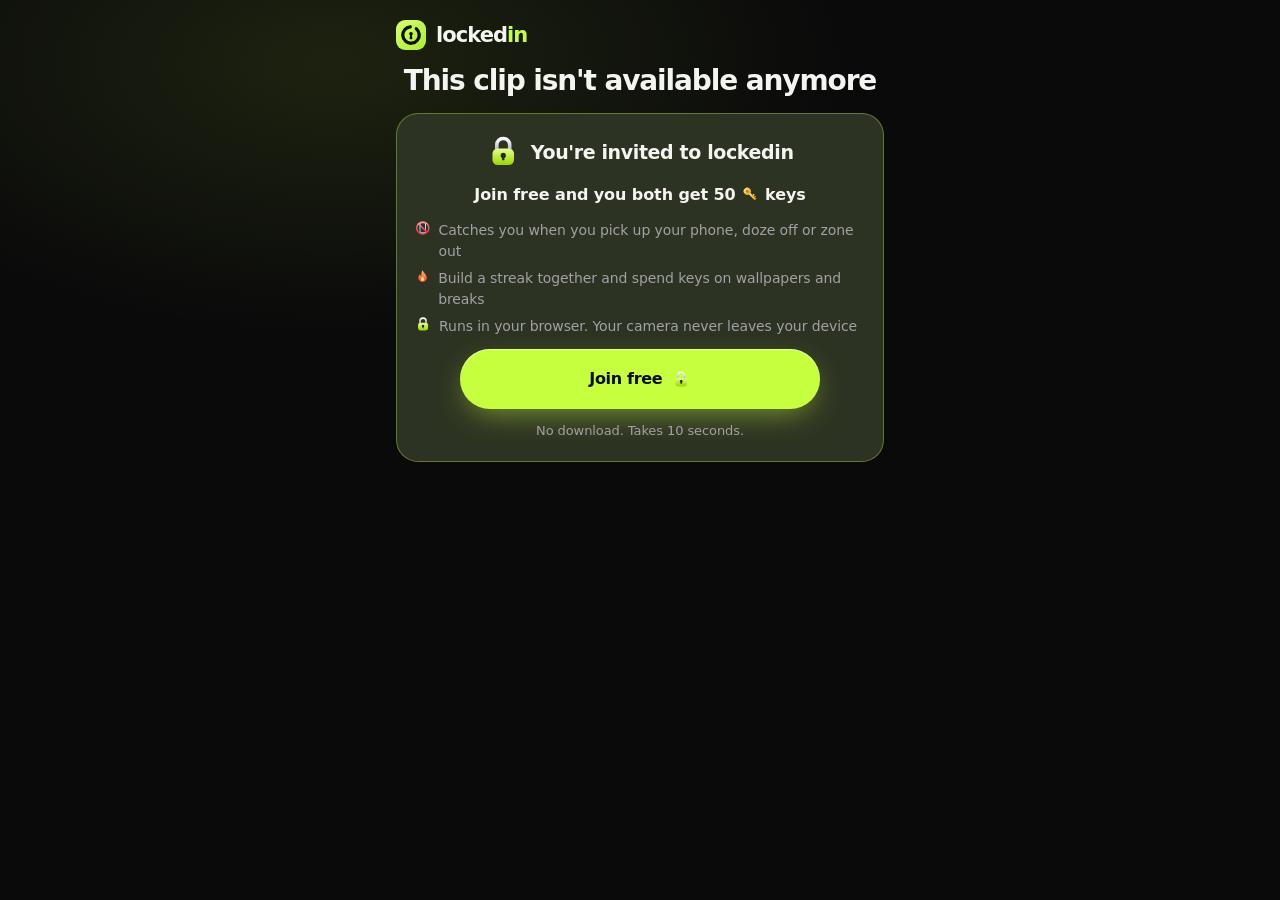
<file: c.html>
<!doctype html>
<html lang="en">
<head>
<meta charset="utf-8">
<meta name="viewport" content="width=device-width, initial-scale=1, viewport-fit=cover">
<title>You're invited to lock in · lockedin</title>
<meta name="description" content="A friend got caught locking out on lockedin and invited you. Join free and you both get 50 keys.">
<meta name="robots" content="noindex">
<meta property="og:title" content="Caught locking out. Lock in with me?">
<meta property="og:description" content="Watch the clip, then join lockedin free. We both get 50 keys.">
<meta property="og:image" content="https://calebsamuel1026-blip.github.io/lockedin/og.png">
<meta property="og:image:width" content="1200">
<meta property="og:image:height" content="630">
<meta name="twitter:card" content="summary_large_image">
<link rel="icon" href="icon.svg" type="image/svg+xml">
<link rel="stylesheet" href="styles.css">
<script>document.documentElement.dataset.theme = "dark";</script>
<style>
  .share { max-width: 520px; margin: 0 auto; padding: 20px 16px 48px; display: grid; gap: 16px; justify-items: center; text-align: center; }
  .share .brand { justify-self: start; }
  .share video { width: 100%; border-radius: 22px; background: #000; box-shadow: 0 20px 60px rgba(0,0,0,.45); aspect-ratio: 4 / 3; object-fit: cover; }
  .share h1 { font: 800 28px/1.1 var(--display); letter-spacing: -.04em; }
  .share p { color: var(--text-2); font-size: 15px; line-height: 1.55; max-width: 420px; }
  .invite { width: 100%; display: grid; gap: 12px; justify-items: center; padding: 20px 18px; border-radius: 22px;
    background: color-mix(in srgb, var(--brand) 10%, var(--surface-2, #17181a)); border: 1px solid color-mix(in srgb, var(--brand) 35%, transparent); }
  .invite .who { display: flex; align-items: center; gap: 10px; font: 800 19px/1.25 var(--display); letter-spacing: -.02em; color: var(--text); }
  .invite .av { font-size: 30px; }
  .invite .gift { font-weight: 800; color: var(--text); font-size: 16px; }
  .invite .cta { width: 100%; max-width: 360px; }
  .perks { list-style: none; padding: 0; margin: 0; display: grid; gap: 6px; text-align: left; color: var(--text-2); font-size: 14px; }
  .perks li { display: flex; gap: 8px; }
</style>
</head>
<body>
<main class="share">
  <a class="brand" href="./"><img src="icon.svg" alt="" width="30" height="30"><span class="wordmark">locked<span>in</span></span></a>
  <video id="vid" autoplay loop muted playsinline hidden></video>
  <h1 id="title">Loading the clip…</h1>

  <section class="invite" aria-labelledby="who">
    <div class="who" id="who"><span class="av" id="av">🔒</span><span id="whoText">You're invited to lockedin</span></div>
    <p class="gift">Join free and you both get 50 🔑 keys</p>
    <ul class="perks">
      <li>📵 Catches you when you pick up your phone, doze off or zone out</li>
      <li>🔥 Build a streak together and spend keys on wallpapers and breaks</li>
      <li>🔒 Runs in your browser. Your camera never leaves your device</li>
    </ul>
    <a class="pill filled lg cta" id="join" href="./?ref=clip">Join free 🔒</a>
    <span class="caption">No download. Takes 10 seconds.</span>
  </section>

  <button type="button" class="pill tinted sm" id="copy" hidden>Copy link</button>
</main>
<script type="module">
import {SUPABASE_URL, SUPABASE_KEY} from "./config.js";
import {start as icons} from "./emoji.js";
icons();
const id = new URLSearchParams(location.search).get("id") || "";
const $ = s => document.querySelector(s);
const fail = () => { $("#title").textContent = "This clip isn't available anymore"; };
const joinWith = name => { $("#join").href = `./?invite=${id}&from=${encodeURIComponent(name)}`; };
if (!/^[a-z0-9]{10}$/.test(id)) fail();
else fetch(`${SUPABASE_URL}/rest/v1/rpc/get_clip`, {
  method: "POST",
  headers: {"Content-Type": "application/json", apikey: SUPABASE_KEY, Authorization: `Bearer ${SUPABASE_KEY}`},
  body: JSON.stringify({clip_id: id}),
}).then(r => r.ok ? r.json() : []).then(rows => {
  const c = rows[0]; if (!c) return fail();
  const name = c.owner_name || "A friend";
  const v = $("#vid");
  v.src = `${SUPABASE_URL}/storage/v1/object/public/clips/${c.path.split("/").map(encodeURIComponent).join("/")}`;
  v.hidden = false; v.play().catch(() => {});
  $("#title").textContent = c.caption || `${name} got caught locking out`;
  $("#av").textContent = c.owner_avatar || "🔒";
  $("#whoText").textContent = `${name} invited you to lock in with them`;
  $("#join").textContent = `Join ${name} on lockedin`;
  document.title = `${name} invited you · lockedin`;
  joinWith(name);
  $("#copy").hidden = false;
}).catch(fail);
$("#copy").onclick = async () => {
  try { await navigator.clipboard.writeText(location.href); $("#copy").textContent = "Copied ✓"; } catch { prompt("Copy this link:", location.href); }
};
</script>
</body>
</html>
</file>
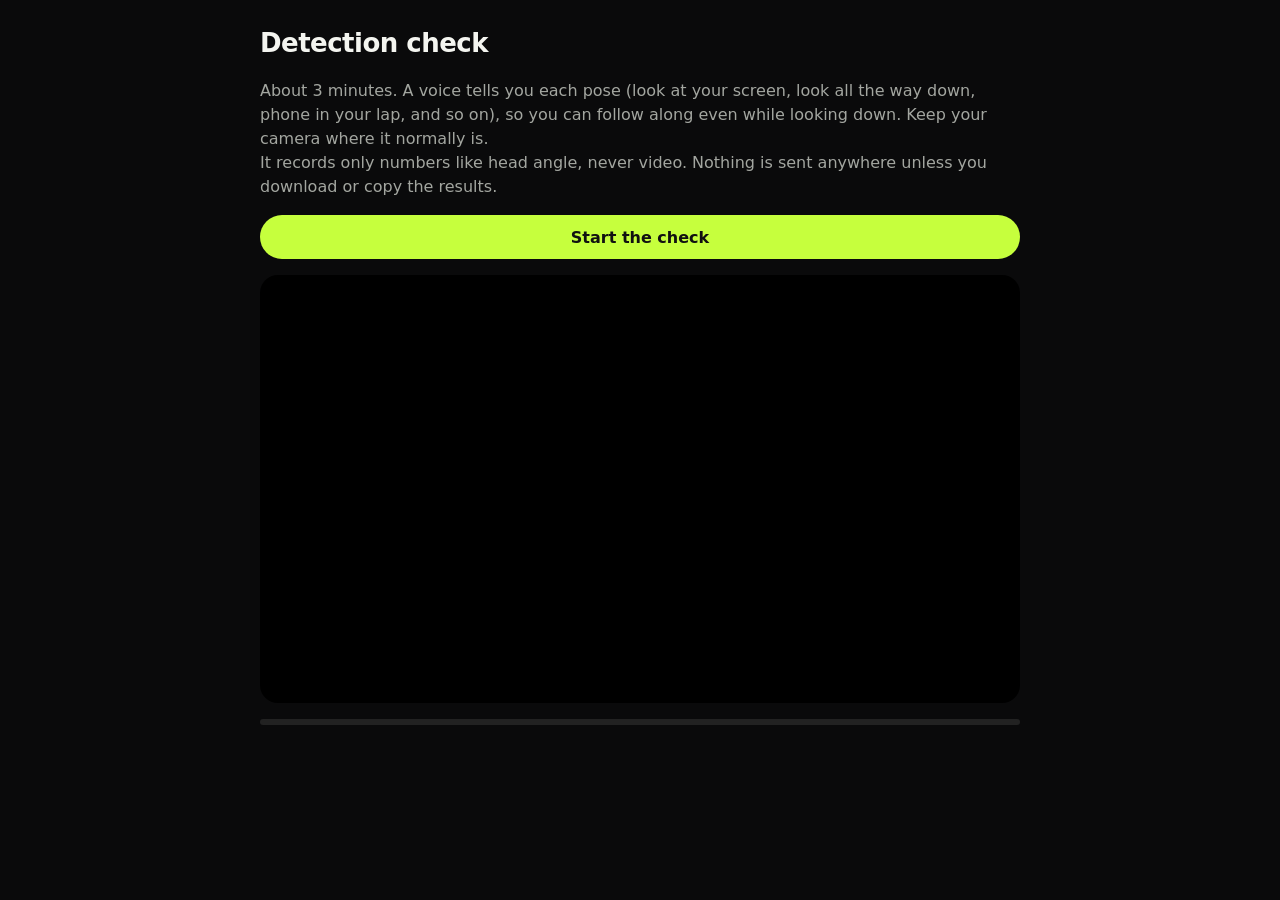
<file: lab.html>
<!doctype html>
<html lang="en">
<head>
<meta charset="utf-8">
<meta name="viewport" content="width=device-width, initial-scale=1">
<title>Detection check · lockedin</title>
<meta name="robots" content="noindex">
<link rel="icon" href="icon.svg" type="image/svg+xml">
<style>
  :root { --bg: #0a0a0b; --text: #f4f5f0; --muted: #a3a6a0; --brand: #c6ff3d; }
  body { margin: 0; background: var(--bg); color: var(--text); font: 16px/1.5 system-ui, sans-serif; }
  main { max-width: 760px; margin: 0 auto; padding: 24px 16px 60px; display: grid; gap: 16px; }
  h1 { margin: 0; font-size: 26px; letter-spacing: -.02em; }
  p { margin: 0; color: var(--muted); }
  .stage { position: relative; border-radius: 18px; overflow: hidden; background: #000; aspect-ratio: 16/9; }
  video, canvas { position: absolute; inset: 0; width: 100%; height: 100%; object-fit: cover; transform: scaleX(-1); }
  #instr { font-size: 30px; font-weight: 800; letter-spacing: -.02em; min-height: 1.3em; }
  #count { font-size: 22px; font-weight: 700; color: var(--brand); }
  .bar { height: 6px; border-radius: 3px; background: #222; overflow: hidden; } #progress { height: 100%; width: 0; background: var(--brand); }
  button { font: 700 16px system-ui; padding: 12px 22px; border-radius: 999px; border: 0; background: var(--brand); color: #111; cursor: pointer; min-height: 44px; }
  button.plain { background: #222; color: var(--text); }
  table { border-collapse: collapse; font-size: 14px; width: 100%; } td, th { border-bottom: 1px solid #222; padding: 6px; text-align: left; }
  #state, #msg { font-size: 14px; color: var(--muted); }
</style>
</head>
<body>
<main>
  <h1>Detection check</h1>
  <div id="intro">
    <p>About 3 minutes. A voice tells you each pose (look at your screen, look all the way down, phone in your lap, and so on), so you can follow along even while looking down. Keep your camera where it normally is.</p>
    <p>It records only numbers like head angle, never video. Nothing is sent anywhere unless you download or copy the results.</p>
  </div>
  <button id="start">Start the check</button>
  <div class="stage"><video id="video" muted playsinline></video><canvas id="overlay"></canvas></div>
  <div class="bar"><div id="progress"></div></div>
  <div id="instr"></div>
  <div id="count"></div>
  <div id="state"></div>
  <div id="msg"></div>
  <section id="results" hidden>
    <h1>Results</h1>
    <table id="table"></table>
    <p style="margin-top:12px">Results are saved in this browser. You can also:</p>
    <p style="margin-top:8px"><button id="download">Download results</button> <button class="plain" id="copy">Copy summary</button></p>
  </section>
</main>
<script type="module" src="lab.js"></script>
</body>
</html>
</file>
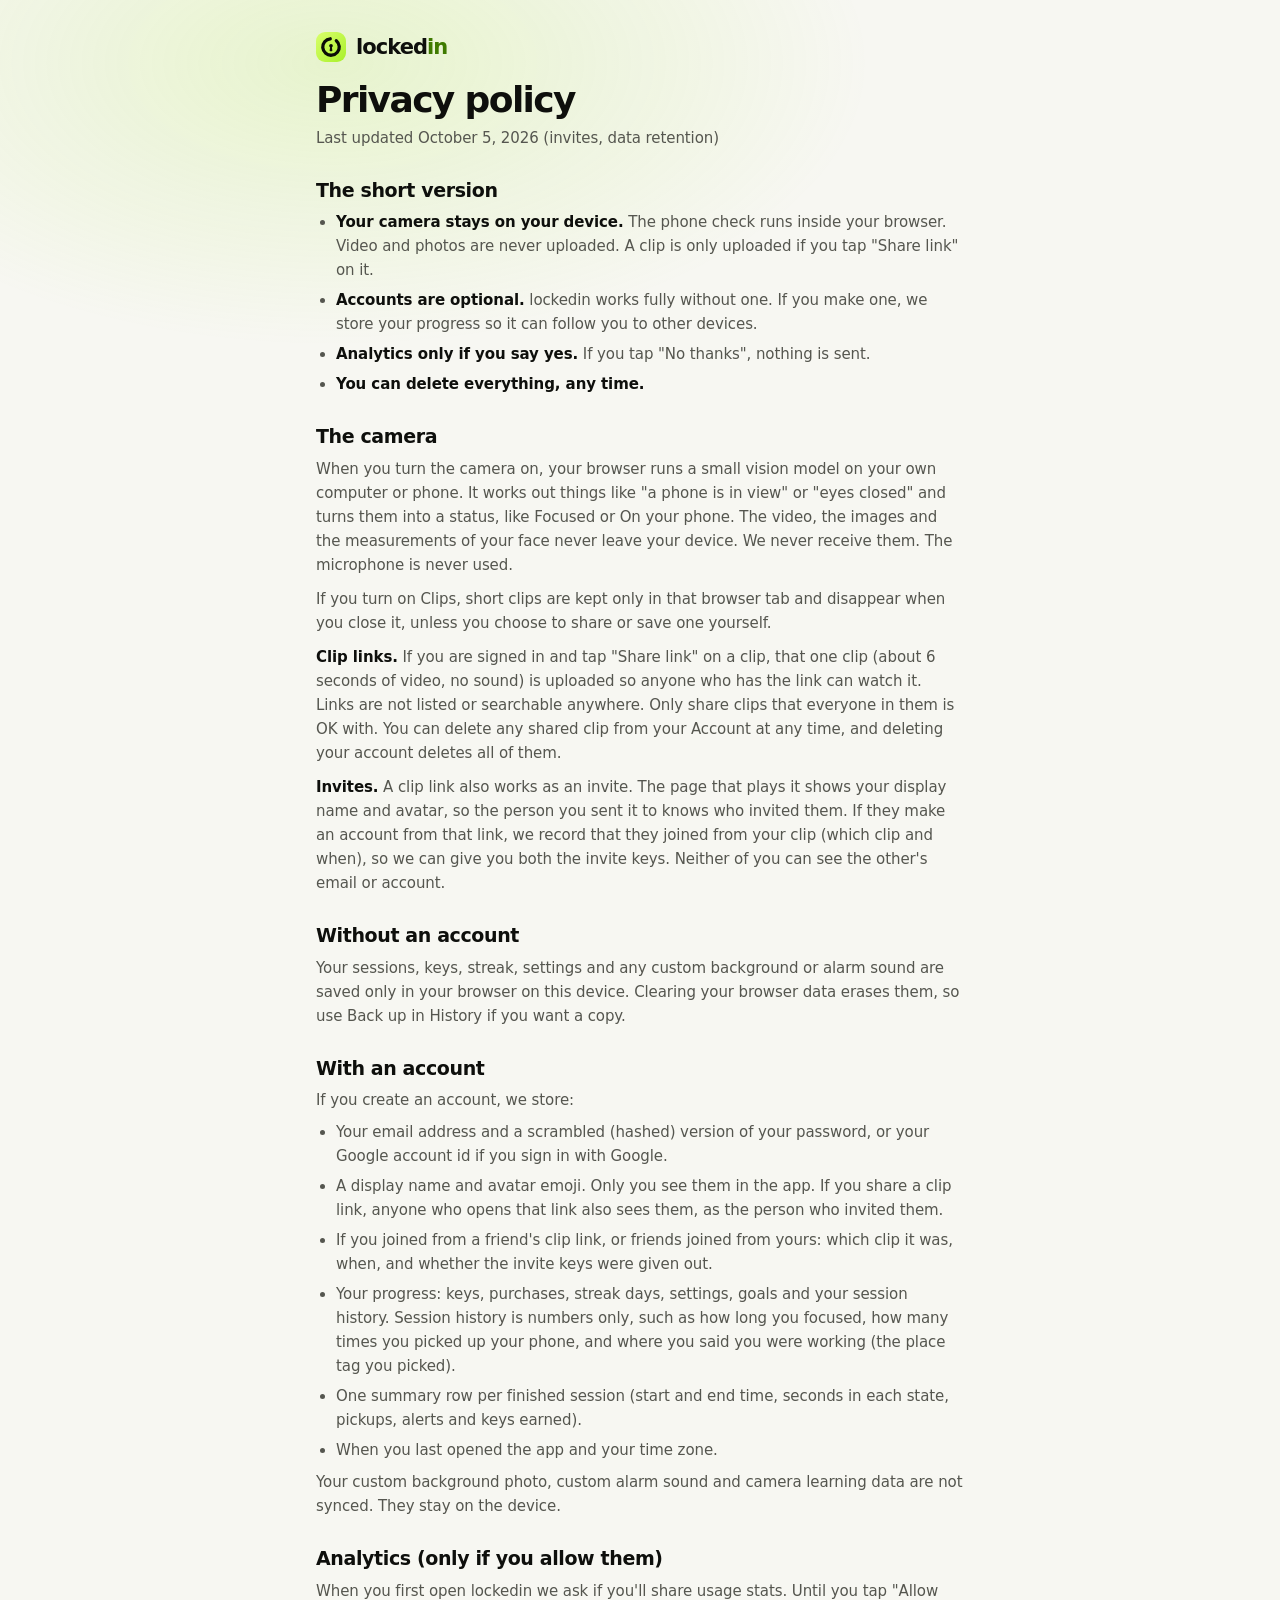
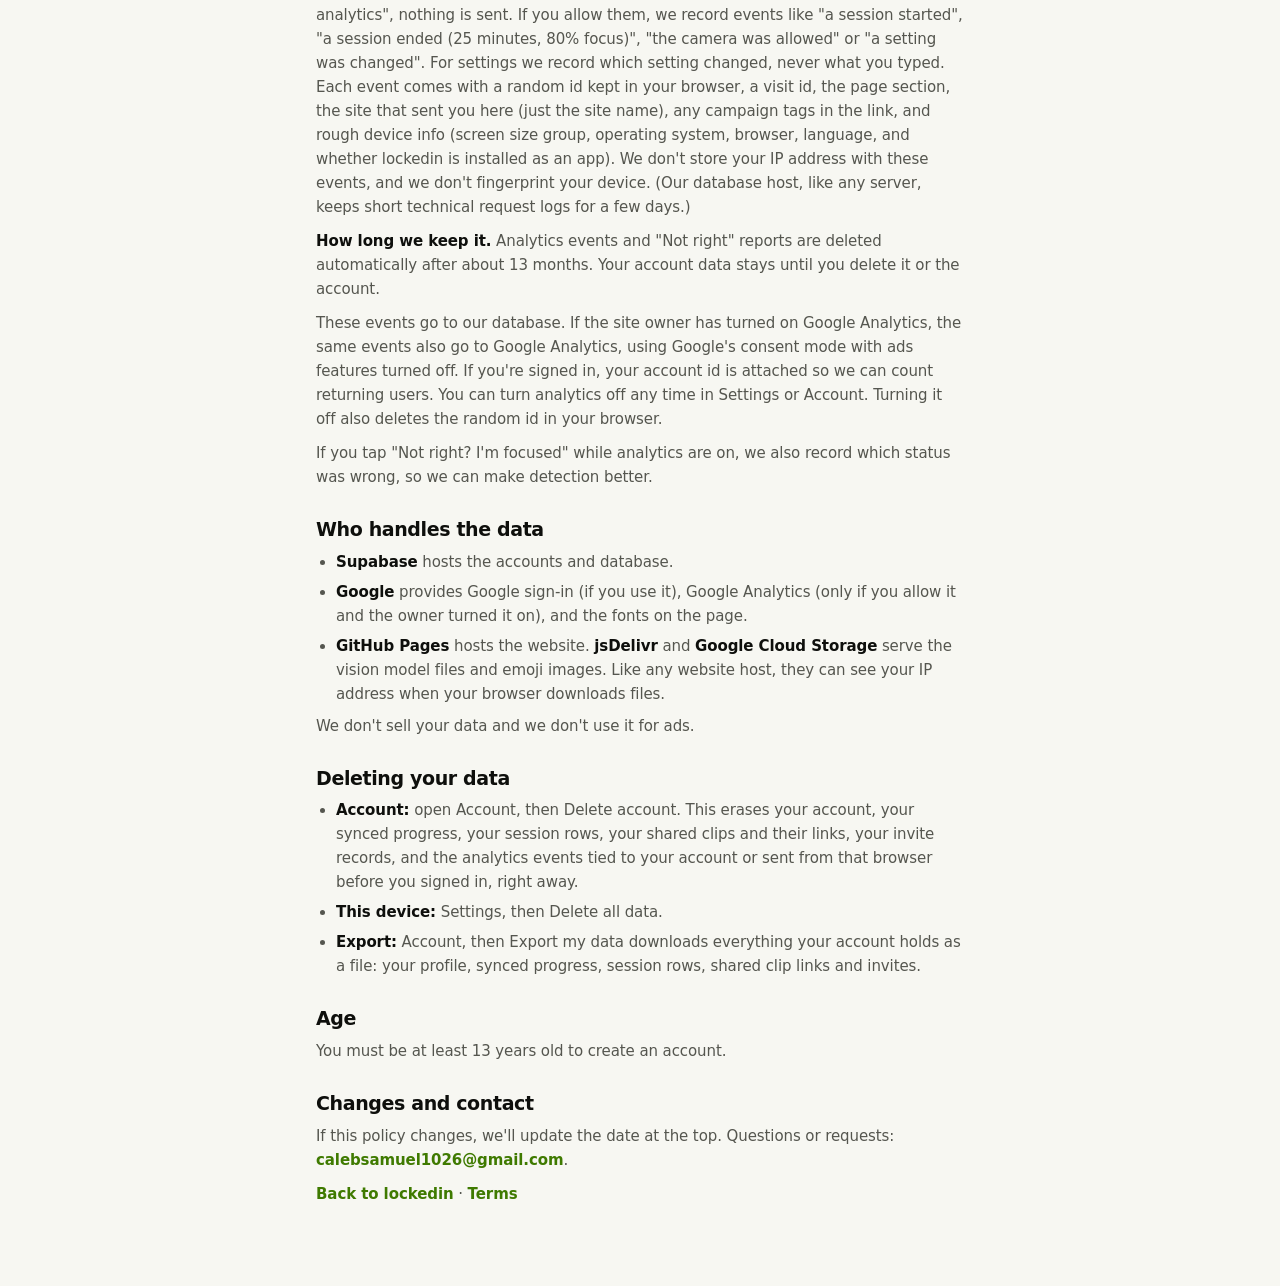
<file: privacy.html>
<!doctype html>
<html lang="en">
<head>
<meta charset="utf-8">
<!-- CSP: the inline theme script is allowed by its hash; change the script and the hash must change too. -->
<meta http-equiv="Content-Security-Policy" content="default-src 'self'; script-src 'self' 'sha256-S8nFSsPXG2ObcYAt7jsmHHPXudEfmr+7/xCVD4/b/qg='; style-src 'self' 'unsafe-inline'; img-src 'self' data:; object-src 'none'; base-uri 'none'; form-action 'none'">
<meta name="viewport" content="width=device-width, initial-scale=1, viewport-fit=cover">
<title>Privacy policy · lockedin</title>
<meta name="description" content="How lockedin handles your data: the camera check runs on your device and is never uploaded, accounts are optional, and analytics are only sent if you allow them.">
<link rel="canonical" href="https://calebsamuel1026-blip.github.io/lockedin/privacy.html">
<link rel="icon" href="icon.svg" type="image/svg+xml">
<link rel="stylesheet" href="styles.css">
<script>document.documentElement.dataset.theme = matchMedia("(prefers-color-scheme: light)").matches ? "light" : "dark";</script>
<style>
  .doc { max-width: 680px; margin: 0 auto; padding: 32px 16px 80px; }
  .doc h1 { font: 800 36px/1.1 var(--display); letter-spacing: -.045em; margin: 18px 0 6px; }
  .doc h2 { font: 700 19px/1.3 var(--display); letter-spacing: -.02em; margin: 28px 0 8px; }
  .doc p, .doc li { color: var(--text-2); font-size: 15px; line-height: 1.6; }
  .doc p + p { margin-top: 10px; }
  .doc ul { padding-left: 20px; margin: 8px 0; display: grid; gap: 6px; }
  .doc b { color: var(--text); }
  .doc a { font-weight: 600; }
</style>
</head>
<body>
<main class="doc">
  <a class="brand" href="./"><img src="icon.svg" alt="" width="30" height="30"><span class="wordmark">locked<span>in</span></span></a>
  <h1>Privacy policy</h1>
  <p class="caption">Last updated October 5, 2026 (invites, data retention)</p>

  <h2>The short version</h2>
  <ul>
    <li><b>Your camera stays on your device.</b> The phone check runs inside your browser. Video and photos are never uploaded. A clip is only uploaded if you tap "Share link" on it.</li>
    <li><b>Accounts are optional.</b> lockedin works fully without one. If you make one, we store your progress so it can follow you to other devices.</li>
    <li><b>Analytics only if you say yes.</b> If you tap "No thanks", nothing is sent.</li>
    <li><b>You can delete everything, any time.</b></li>
  </ul>

  <h2>The camera</h2>
  <p>When you turn the camera on, your browser runs a small vision model on your own computer or phone. It works out things like "a phone is in view" or "eyes closed" and turns them into a status, like Focused or On your phone. The video, the images and the measurements of your face never leave your device. We never receive them. The microphone is never used.</p>
  <p>If you turn on Clips, short clips are kept only in that browser tab and disappear when you close it, unless you choose to share or save one yourself.</p>
  <p><b>Clip links.</b> If you are signed in and tap "Share link" on a clip, that one clip (about 6 seconds of video, no sound) is uploaded so anyone who has the link can watch it. Links are not listed or searchable anywhere. Only share clips that everyone in them is OK with. You can delete any shared clip from your Account at any time, and deleting your account deletes all of them.</p>
  <p><b>Invites.</b> A clip link also works as an invite. The page that plays it shows your display name and avatar, so the person you sent it to knows who invited them. If they make an account from that link, we record that they joined from your clip (which clip and when), so we can give you both the invite keys. Neither of you can see the other's email or account.</p>

  <h2>Without an account</h2>
  <p>Your sessions, keys, streak, settings and any custom background or alarm sound are saved only in your browser on this device. Clearing your browser data erases them, so use Back up in History if you want a copy.</p>

  <h2>With an account</h2>
  <p>If you create an account, we store:</p>
  <ul>
    <li>Your email address and a scrambled (hashed) version of your password, or your Google account id if you sign in with Google.</li>
    <li>A display name and avatar emoji. Only you see them in the app. If you share a clip link, anyone who opens that link also sees them, as the person who invited them.</li>
    <li>If you joined from a friend's clip link, or friends joined from yours: which clip it was, when, and whether the invite keys were given out.</li>
    <li>Your progress: keys, purchases, streak days, settings, goals and your session history. Session history is numbers only, such as how long you focused, how many times you picked up your phone, and where you said you were working (the place tag you picked).</li>
    <li>One summary row per finished session (start and end time, seconds in each state, pickups, alerts and keys earned).</li>
    <li>When you last opened the app and your time zone.</li>
  </ul>
  <p>Your custom background photo, custom alarm sound and camera learning data are not synced. They stay on the device.</p>

  <h2>Analytics (only if you allow them)</h2>
  <p>When you first open lockedin we ask if you'll share usage stats. Until you tap "Allow analytics", nothing is sent. If you allow them, we record events like "a session started", "a session ended (25 minutes, 80% focus)", "the camera was allowed" or "a setting was changed". For settings we record which setting changed, never what you typed. Each event comes with a random id kept in your browser, a visit id, the page section, the site that sent you here (just the site name), any campaign tags in the link, and rough device info (screen size group, operating system, browser, language, and whether lockedin is installed as an app). We don't store your IP address with these events, and we don't fingerprint your device. (Our database host, like any server, keeps short technical request logs for a few days.)</p>
  <p><b>How long we keep it.</b> Analytics events and "Not right" reports are deleted automatically after about 13 months. Your account data stays until you delete it or the account.</p>
  <p>These events go to our database. If the site owner has turned on Google Analytics, the same events also go to Google Analytics, using Google's consent mode with ads features turned off. If you're signed in, your account id is attached so we can count returning users. You can turn analytics off any time in Settings or Account. Turning it off also deletes the random id in your browser.</p>
  <p>If you tap "Not right? I'm focused" while analytics are on, we also record which status was wrong, so we can make detection better.</p>

  <h2>Who handles the data</h2>
  <ul>
    <li><b>Supabase</b> hosts the accounts and database.</li>
    <li><b>Google</b> provides Google sign-in (if you use it), Google Analytics (only if you allow it and the owner turned it on), and the fonts on the page.</li>
    <li><b>GitHub Pages</b> hosts the website. <b>jsDelivr</b> and <b>Google Cloud Storage</b> serve the vision model files and emoji images. Like any website host, they can see your IP address when your browser downloads files.</li>
  </ul>
  <p>We don't sell your data and we don't use it for ads.</p>

  <h2>Deleting your data</h2>
  <ul>
    <li><b>Account:</b> open Account, then Delete account. This erases your account, your synced progress, your session rows, your shared clips and their links, your invite records, and the analytics events tied to your account or sent from that browser before you signed in, right away.</li>
    <li><b>This device:</b> Settings, then Delete all data.</li>
    <li><b>Export:</b> Account, then Export my data downloads everything your account holds as a file: your profile, synced progress, session rows, shared clip links and invites.</li>
  </ul>

  <h2>Age</h2>
  <p>You must be at least 13 years old to create an account.</p>

  <h2>Changes and contact</h2>
  <p>If this policy changes, we'll update the date at the top. Questions or requests: <a href="mailto:calebsamuel1026@gmail.com">calebsamuel1026@gmail.com</a>.</p>
  <p><a href="./">Back to lockedin</a> · <a href="terms.html">Terms</a></p>
</main>
</body>
</html>
</file>
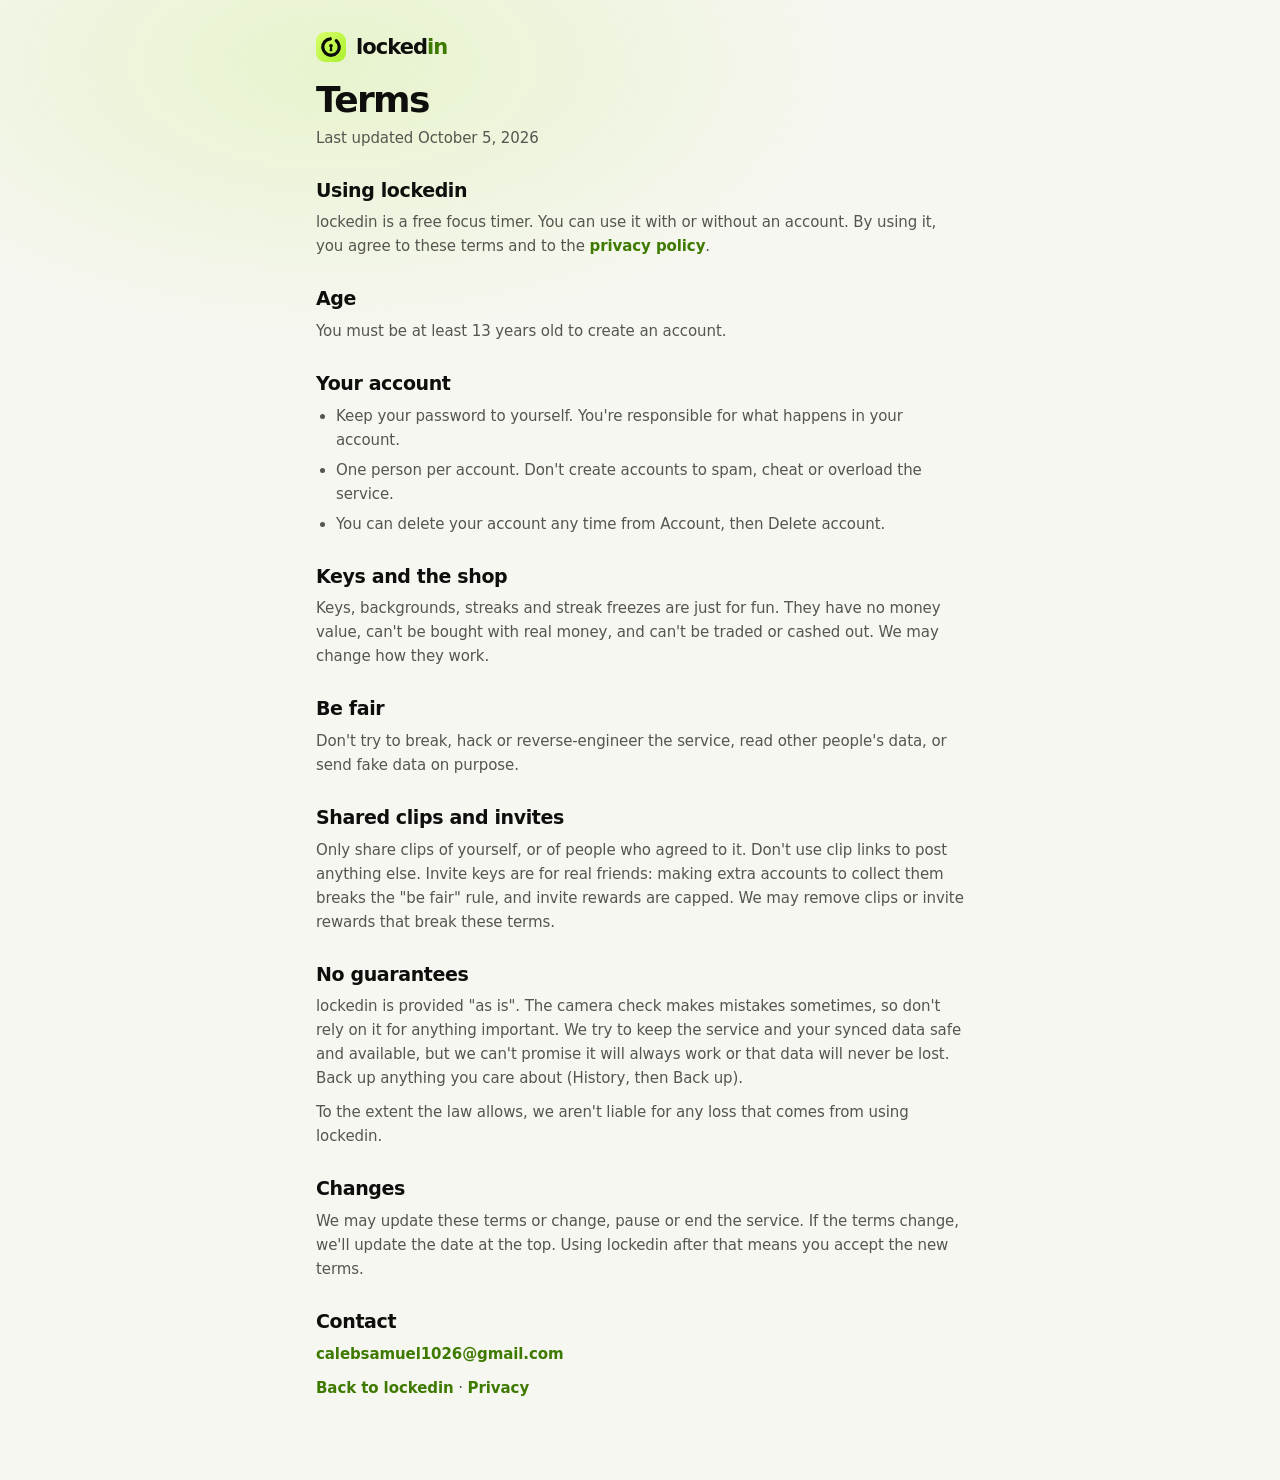
<file: terms.html>
<!doctype html>
<html lang="en">
<head>
<meta charset="utf-8">
<!-- CSP: the inline theme script is allowed by its hash; change the script and the hash must change too. -->
<meta http-equiv="Content-Security-Policy" content="default-src 'self'; script-src 'self' 'sha256-S8nFSsPXG2ObcYAt7jsmHHPXudEfmr+7/xCVD4/b/qg='; style-src 'self' 'unsafe-inline'; img-src 'self' data:; object-src 'none'; base-uri 'none'; form-action 'none'">
<meta name="viewport" content="width=device-width, initial-scale=1, viewport-fit=cover">
<title>Terms · lockedin</title>
<meta name="description" content="The simple terms for using lockedin, a free focus timer.">
<link rel="canonical" href="https://calebsamuel1026-blip.github.io/lockedin/terms.html">
<link rel="icon" href="icon.svg" type="image/svg+xml">
<link rel="stylesheet" href="styles.css">
<script>document.documentElement.dataset.theme = matchMedia("(prefers-color-scheme: light)").matches ? "light" : "dark";</script>
<style>
  .doc { max-width: 680px; margin: 0 auto; padding: 32px 16px 80px; }
  .doc h1 { font: 800 36px/1.1 var(--display); letter-spacing: -.045em; margin: 18px 0 6px; }
  .doc h2 { font: 700 19px/1.3 var(--display); letter-spacing: -.02em; margin: 28px 0 8px; }
  .doc p, .doc li { color: var(--text-2); font-size: 15px; line-height: 1.6; }
  .doc p + p { margin-top: 10px; }
  .doc ul { padding-left: 20px; margin: 8px 0; display: grid; gap: 6px; }
  .doc b { color: var(--text); }
  .doc a { font-weight: 600; }
</style>
</head>
<body>
<main class="doc">
  <a class="brand" href="./"><img src="icon.svg" alt="" width="30" height="30"><span class="wordmark">locked<span>in</span></span></a>
  <h1>Terms</h1>
  <p class="caption">Last updated October 5, 2026</p>

  <h2>Using lockedin</h2>
  <p>lockedin is a free focus timer. You can use it with or without an account. By using it, you agree to these terms and to the <a href="privacy.html">privacy policy</a>.</p>

  <h2>Age</h2>
  <p>You must be at least 13 years old to create an account.</p>

  <h2>Your account</h2>
  <ul>
    <li>Keep your password to yourself. You're responsible for what happens in your account.</li>
    <li>One person per account. Don't create accounts to spam, cheat or overload the service.</li>
    <li>You can delete your account any time from Account, then Delete account.</li>
  </ul>

  <h2>Keys and the shop</h2>
  <p>Keys, backgrounds, streaks and streak freezes are just for fun. They have no money value, can't be bought with real money, and can't be traded or cashed out. We may change how they work.</p>

  <h2>Be fair</h2>
  <p>Don't try to break, hack or reverse-engineer the service, read other people's data, or send fake data on purpose.</p>

  <h2>Shared clips and invites</h2>
  <p>Only share clips of yourself, or of people who agreed to it. Don't use clip links to post anything else. Invite keys are for real friends: making extra accounts to collect them breaks the "be fair" rule, and invite rewards are capped. We may remove clips or invite rewards that break these terms.</p>

  <h2>No guarantees</h2>
  <p>lockedin is provided "as is". The camera check makes mistakes sometimes, so don't rely on it for anything important. We try to keep the service and your synced data safe and available, but we can't promise it will always work or that data will never be lost. Back up anything you care about (History, then Back up).</p>
  <p>To the extent the law allows, we aren't liable for any loss that comes from using lockedin.</p>

  <h2>Changes</h2>
  <p>We may update these terms or change, pause or end the service. If the terms change, we'll update the date at the top. Using lockedin after that means you accept the new terms.</p>

  <h2>Contact</h2>
  <p><a href="mailto:calebsamuel1026@gmail.com">calebsamuel1026@gmail.com</a></p>
  <p><a href="./">Back to lockedin</a> · <a href="privacy.html">Privacy</a></p>
</main>
</body>
</html>
</file>
<file: styles.css>
/* lockedin design system.
   One bold brand color (lime) used sparingly, quiet surfaces, tight display type,
   and an ambient glow that reacts to your focus state. */
:root {
  --bg: #0a0a0b; --surface: #141416; --surface-2: #1c1c1f; --raised: #232327;
  --line: rgba(255,255,255,.07); --line-2: rgba(255,255,255,.12);
  --text: #f4f4f1; --text-2: #a1a1a6; --text-3: #8f8f97; --field: rgba(255,255,255,.22);
  --brand: #c6ff3d; --brand-ink: #0b0d07; --brand-text: #c6ff3d; --brand-soft: rgba(198,255,61,.12);
  --link: #c6ff3d;
  --focused: #4ade80; --phone: #ff5a5f; --away: #8b8b95; --break: #fbbf24; --chat: #f472b6; --down: #fb923c; --sleepy: #818cf8; --zoned: #2dd4bf;
  --c-hours: #c6ff3d; --c-focus: #a78bfa; --c-goals: #38bdf8;
  --glow: rgba(198,255,61,.10);
  --nav: rgba(10,10,11,.72);
  --shadow: 0 1px 0 rgba(255,255,255,.04) inset;
  --r: 20px; --r-sm: 12px;
  --display: "Plus Jakarta Sans", Inter, ui-sans-serif, system-ui, -apple-system, "Segoe UI", sans-serif;
  --body: Inter, ui-sans-serif, system-ui, -apple-system, "Segoe UI", Roboto, sans-serif;
  --ease: cubic-bezier(.22,1,.36,1);
  color-scheme: dark;
}
:root[data-theme="light"] {
  --bg: #f7f7f2; --surface: #ffffff; --surface-2: #f1f1ec; --raised: #e9e9e3;
  --line: rgba(10,10,10,.07); --line-2: rgba(10,10,10,.12);
  --text: #0e0f0c; --text-2: #55564f; --text-3: #62635c; --field: rgba(10,10,10,.3);
  --brand: #c6ff3d; --brand-ink: #0b0d07; --brand-text: #3f7a00; --brand-soft: rgba(120,190,0,.12);
  --link: #3f7a00;
  --focused: #15803d; --phone: #b91c1c; --away: #5f5f68; --break: #b45309; --chat: #be185d; --down: #c2410c; --sleepy: #4f46e5; --zoned: #0f766e;
  --c-hours: #7cc400; --c-focus: #7c5cf0; --c-goals: #0ea5e9;
  --glow: rgba(160,230,40,.18);
  --nav: rgba(247,247,242,.78);
  --shadow: 0 1px 2px rgba(20,20,10,.04), 0 8px 28px rgba(20,20,10,.05);
  color-scheme: light;
}

* { box-sizing: border-box; }
/* Aliases used by inline styles and older rules. */
:root { --green: var(--focused); --red: var(--phone); --orange: var(--break); --tint: var(--link); --muted: var(--text-2); }
html { scroll-padding-top: 96px; }
html, body { margin: 0; }
body {
  background: var(--bg); color: var(--text); font: 400 15px/1.5 var(--body); letter-spacing: -.006em;
  -webkit-font-smoothing: antialiased; -moz-osx-font-smoothing: grayscale; min-height: 100vh; position: relative; overflow-x: hidden;
}
/* ambient glow that follows your state */
body::before {
  content: ""; position: fixed; inset: -20vh -10vw auto; height: 90vh; z-index: -1; pointer-events: none;
  background: radial-gradient(50% 50% at 30% 30%, var(--glow), transparent 70%);
  transition: background 1.2s var(--ease);
}
body.mood-phone { --glow: rgba(255,90,95,.16); }
body.mood-break { --glow: rgba(251,191,36,.13); }
body.mood-away { --glow: rgba(139,139,149,.10); }
button, input, select, textarea { font: inherit; color: inherit; letter-spacing: inherit; }
a { color: var(--link); text-decoration: none; }
h1, h2, h3, p { margin: 0; }
kbd { font: 600 12px/1 var(--body); padding: 4px 7px; border-radius: 6px; background: var(--surface-2); border: 1px solid var(--line-2); border-bottom-width: 2px; }
.sr-only { position: absolute !important; width: 1px; height: 1px; overflow: hidden; clip: rect(0 0 0 0); white-space: nowrap; }
.hidden { display: none !important; }
.secondary { color: var(--text-2); }
.small { font-size: 13px; }
.caption { font-size: 13px; color: var(--text-2); }
.caption-link { font-size: 14px; font-weight: 600; }
.footnote { display: flex; align-items: center; gap: 6px; font-size: 12px; color: var(--text-2); margin-top: 12px; }
.footnote svg { width: 13px; height: 13px; fill: none; stroke: currentColor; stroke-width: 2; flex: none; }
.footnote.center { justify-content: center; text-align: center; margin-top: 20px; }
:focus { outline: none; }
:focus-visible { outline: 2px solid var(--brand); outline-offset: 3px; border-radius: 10px; }
:root[data-theme="light"] :focus-visible { outline-color: #3f7a00; }
.skip { position: absolute; left: 12px; top: -80px; z-index: 100; background: var(--brand); color: var(--brand-ink); padding: 10px 16px; border-radius: 999px; font-weight: 700; }
.skip:focus { top: 12px; }

/* ---------- nav ---------- */
.navbar {
  position: sticky; top: 0; z-index: 30; display: grid; grid-template-columns: 1fr auto 1fr; align-items: center; gap: 16px;
  padding: 12px max(24px, env(safe-area-inset-right)) 12px max(24px, env(safe-area-inset-left));
  background: var(--nav); -webkit-backdrop-filter: blur(18px) saturate(150%); backdrop-filter: blur(18px) saturate(150%);
  border-bottom: 1px solid var(--line);
}
.brand { display: flex; align-items: center; gap: 10px; color: var(--text); justify-self: start; }
.brand img { border-radius: 9px; display: block; }
.wordmark { font: 800 21px/1 var(--display); letter-spacing: -.045em; }
.wordmark span { color: var(--brand-text); }
.tabs { display: flex; gap: 2px; padding: 4px; border-radius: 999px; background: var(--surface); border: 1px solid var(--line); }
.tabs a { position: relative; padding: 7px 16px; border-radius: 999px; font-size: 14px; font-weight: 600; color: var(--text-2); transition: color .2s, background .2s; }
.tabs a:hover { color: var(--text); }
.tabs a[aria-current="page"] { color: var(--text); background: var(--raised); }
.badge { position: absolute; top: 5px; right: 7px; width: 6px; height: 6px; border-radius: 50%; background: var(--brand); }
:root[data-theme="light"] .badge { background: var(--phone); }
.nav-actions { display: flex; gap: 6px; justify-self: end; }
.round-btn { width: 36px; height: 36px; border-radius: 12px; border: 1px solid var(--line); background: var(--surface); display: grid; place-items: center; cursor: pointer; transition: transform .2s var(--ease), border-color .2s; }
.round-btn:hover { border-color: var(--line-2); }
.round-btn:active { transform: scale(.94); }
.round-btn svg { width: 18px; height: 18px; fill: none; stroke: var(--text-2); stroke-width: 1.9; stroke-linecap: round; stroke-linejoin: round; }
.round-btn:hover svg { stroke: var(--text); }
.round-btn svg .fill { fill: var(--text-2); stroke: none; }
.banner { display: flex; align-items: center; justify-content: center; gap: 12px; flex-wrap: wrap; padding: 10px 20px; background: var(--brand-soft); font-size: 14px; }
.banner.warn { background: color-mix(in srgb, var(--phone) 16%, var(--bg)); }

/* ---------- buttons ---------- */
.pill {
  display: inline-flex; align-items: center; justify-content: center; gap: 6px; border: 1px solid transparent; cursor: pointer;
  padding: 10px 18px; border-radius: 999px; font-size: 14px; font-weight: 650; line-height: 1.1; white-space: nowrap;
  transition: transform .18s var(--ease), background .18s, border-color .18s, filter .18s;
}
.pill:active { transform: scale(.97); }
.pill:disabled { opacity: .4; cursor: default; transform: none; }
.pill.filled { background: var(--brand); color: var(--brand-ink); }
.pill.filled:hover { filter: brightness(1.06); }
.pill.tinted { background: var(--surface-2); color: var(--text); border-color: var(--line); }
.pill.tinted:hover { border-color: var(--line-2); }
.pill.plain { background: transparent; color: var(--link); padding-left: 8px; padding-right: 8px; }
.pill.sm { padding: 7px 13px; font-size: 13px; }
.pill.lg { padding: 15px 28px; font-size: 16px; min-width: 240px; }
.link-btn { background: none; border: 0; padding: 4px 2px; color: var(--text-2); font-size: 14px; font-weight: 500; cursor: pointer; }
.link-btn:hover { color: var(--text); }
.link-btn.danger:hover { color: var(--phone); }
.link-btn.strong { font-weight: 700; color: var(--link); }
/* hero call to action */
.cta {
  display: inline-flex; align-items: center; justify-content: center; gap: 10px; min-width: 220px; height: 60px; padding: 0 30px;
  border: 0; border-radius: 999px; background: var(--brand); color: var(--brand-ink); cursor: pointer;
  font: 750 18px/1 var(--display); letter-spacing: -.02em;
  box-shadow: 0 10px 30px -8px color-mix(in srgb, var(--brand) 55%, transparent), 0 1px 0 rgba(255,255,255,.5) inset;
  transition: transform .2s var(--ease), box-shadow .2s, filter .2s;
}
.cta:hover { transform: translateY(-1px); filter: brightness(1.04); }
.cta:active { transform: scale(.97); }
.cta-ic { display: inline-flex; } .cta-ic svg { width: 17px; height: 17px; fill: currentColor; }
.cta.paused-state { background: var(--surface-2); color: var(--text); box-shadow: 0 0 0 1px var(--line-2) inset; }
.ghost-btn { height: 60px; padding: 0 26px; border-radius: 999px; border: 1px solid var(--line-2); background: transparent; cursor: pointer;
  font: 650 16px/1 var(--display); letter-spacing: -.01em; color: var(--text); transition: background .2s, border-color .2s, transform .2s var(--ease); }
.ghost-btn:hover { background: var(--surface); }
.ghost-btn:active { transform: scale(.97); }
.ghost-btn.on { border-color: var(--break); color: var(--break); }
.cta-row { display: flex; gap: 10px; flex-wrap: wrap; justify-content: center; }

/* ---------- inputs ---------- */
input[type=number], input[type=text], select, textarea {
  background: var(--surface-2); border: 1px solid var(--field); border-radius: 10px; padding: 9px 12px; min-height: 38px; color: var(--text);
  transition: border-color .15s;
}
input:hover, select:hover, textarea:hover { border-color: var(--line-2); }
input[type=number] { width: 78px; text-align: right; font-variant-numeric: tabular-nums; }
textarea { width: 100%; resize: vertical; line-height: 1.5; padding: 12px 14px; border-radius: 14px; }
input::placeholder, textarea::placeholder { color: var(--text-3); }
select { appearance: none; padding-right: 30px; cursor: pointer;
  background-image: url("data:image/svg+xml,%3Csvg xmlns='http://www.w3.org/2000/svg' viewBox='0 0 12 12'%3E%3Cpath d='M3 4.5 6 7.5 9 4.5' fill='none' stroke='%238f908a' stroke-width='1.6' stroke-linecap='round'/%3E%3C/svg%3E");
  background-repeat: no-repeat; background-position: right 10px center; background-size: 12px; }
input[type=range] { accent-color: var(--brand); width: 160px; }
input.switch { appearance: none; width: 44px; height: 26px; border-radius: 999px; background: var(--raised); position: relative; cursor: pointer; flex: none; transition: background .25s var(--ease); margin: 0; border: 1px solid var(--line); }
input.switch::after { content: ""; position: absolute; top: 2px; left: 2px; width: 20px; height: 20px; border-radius: 50%; background: var(--text-2); transition: transform .25s var(--ease), background .25s; }
input.switch:checked { background: var(--brand); border-color: transparent; }
input.switch:checked::after { transform: translateX(18px); background: var(--brand-ink); }
input.check-circle { appearance: none; width: 24px; height: 24px; border-radius: 7px; border: 1.8px solid var(--text-3); margin: 1px 0 0; cursor: pointer; flex: none; display: grid; place-items: center; transition: background .15s, border-color .15s, transform .15s var(--ease); }
input.check-circle:hover { border-color: var(--text-2); }
input.check-circle:active { transform: scale(.9); }
input.check-circle:checked { background: var(--brand); border-color: var(--brand); }
input.check-circle:checked::after { content: ""; width: 6px; height: 11px; border: solid var(--brand-ink); border-width: 0 2.4px 2.4px 0; transform: translateY(-1px) rotate(45deg); }

/* ---------- layout ---------- */
main { outline: none; }
.view { display: none; padding: 32px 24px 80px; animation: fade .4s var(--ease); }
.view.on { display: block; }
@keyframes fade { from { opacity: 0; transform: translateY(8px); } }
.page { max-width: 760px; margin: 0 auto; }
.focus-layout { max-width: 1160px; margin: 0 auto; display: grid; grid-template-columns: minmax(0, 1.2fr) minmax(320px, 1fr); gap: 32px; align-items: start; }
.stack { display: grid; gap: 14px; }
.card { background: var(--surface); border: 1px solid var(--line); border-radius: var(--r); padding: 18px 20px 20px; box-shadow: var(--shadow); }
.card-title { display: flex; align-items: center; justify-content: space-between; gap: 12px; margin-bottom: 14px; }
.card-title h2 { font: 700 16px/1.2 var(--display); letter-spacing: -.02em; }
.page > .card, .page > .kpis, .page > .two { margin-bottom: 14px; }
.two { display: grid; grid-template-columns: 1fr 1fr; gap: 14px; }
.large-title { margin: 4px 0 24px; }
.large-title h1 { font: 800 38px/1.05 var(--display); letter-spacing: -.045em; }
.eyebrow { font-size: 12px; font-weight: 700; color: var(--brand-text); text-transform: uppercase; letter-spacing: .08em; margin-bottom: 6px; }
.large-title.with-control { display: flex; justify-content: space-between; align-items: flex-end; gap: 16px; flex-wrap: wrap; }
.row-actions { display: flex; gap: 8px; flex-wrap: wrap; }
@media (max-width: 960px) { .focus-layout { grid-template-columns: 1fr; } }
@media (max-width: 720px) {
  .navbar { grid-template-columns: 1fr auto; row-gap: 10px; padding-left: 16px; padding-right: 16px; }
  .tabs { grid-column: 1 / -1; grid-row: 2; justify-self: stretch; }
  .tabs a { flex: 1; text-align: center; padding: 7px 4px; font-size: 13px; }
  .wordmark { font-size: 19px; }
  .view { padding: 22px 16px 64px; }
  .two { grid-template-columns: 1fr; }
  .large-title h1 { font-size: 32px; }
}

/* ---------- hero ---------- */
.hero { display: flex; flex-direction: column; align-items: center; gap: 28px; padding: 8px 0 12px; }
@media (min-width: 961px) { .hero { position: sticky; top: 92px; } }
.dial { position: relative; width: min(100%, 420px); aspect-ratio: 1; --ring-a: #e4ff8a; --ring-b: var(--brand); }
:root[data-theme="light"] .dial { --ring-a: #b7f23a; --ring-b: #6fbf00; }
.dial-ring { width: 100%; height: 100%; transform: rotate(-90deg); overflow: visible; }
.dial-ring circle { fill: none; stroke-width: 6; }
.dial-track { stroke: var(--line-2); stroke-dasharray: 1.5 6.35; }
.dial-fill { stroke: url(#dialGrad); stroke-width: 7 !important; stroke-linecap: round; stroke-dasharray: 628.32; stroke-dashoffset: 628.32; transition: stroke-dashoffset .8s var(--ease); filter: drop-shadow(0 0 10px color-mix(in srgb, var(--ring-b) 50%, transparent)); }
.dial.phone { --ring-a: #ff9a8f; --ring-b: var(--phone); }
.dial.break { --ring-a: #fde68a; --ring-b: var(--break); }
.dial-center { position: absolute; inset: 0; display: flex; flex-direction: column; align-items: center; justify-content: center; gap: 12px; text-align: center; }
.timer { font: 700 clamp(56px, 10vw, 88px)/1 var(--display); font-variant-numeric: tabular-nums; letter-spacing: -.05em; }
.timer.paused { color: var(--text-3); }
.timer-sub { color: var(--text-2); font-size: 14px; max-width: 72%; min-height: 1.4em; }
.state { display: inline-flex; align-items: center; gap: 8px; padding: 5px 12px 5px 10px; border-radius: 999px; border: 1px solid var(--line-2); font-size: 12px; font-weight: 700; text-transform: uppercase; letter-spacing: .07em; color: var(--text-2); }
.dot { width: 7px; height: 7px; border-radius: 50%; background: var(--away); flex: none; }
.s-focused { color: var(--text); } .s-focused .dot { background: var(--focused); box-shadow: 0 0 0 3px color-mix(in srgb, var(--focused) 25%, transparent); animation: breathe 2.4s ease-in-out infinite; }
.s-phone { color: var(--phone); border-color: color-mix(in srgb, var(--phone) 45%, transparent); } .s-phone .dot { background: var(--phone); }
.s-break { color: var(--break); border-color: color-mix(in srgb, var(--break) 45%, transparent); } .s-break .dot { background: var(--break); }
@keyframes breathe { 50% { box-shadow: 0 0 0 6px transparent; } }
.hero-controls { display: flex; flex-direction: column; align-items: center; gap: 18px; width: 100%; }
.text-actions { display: flex; align-items: center; gap: 12px; color: var(--text-3); }
.chips { display: flex; gap: 6px; flex-wrap: wrap; justify-content: center; }
.chip { border: 1px solid var(--line-2); padding: 7px 14px; border-radius: 999px; background: transparent; font-size: 13px; font-weight: 600; cursor: pointer; color: var(--text-2); transition: all .2s var(--ease); }
.chip:hover { color: var(--text); border-color: var(--text-3); }
.chip[aria-pressed="true"] { background: var(--text); color: var(--bg); border-color: var(--text); }
.chip.status { cursor: default; padding: 3px 9px; font-size: 11px; font-weight: 700; text-transform: uppercase; letter-spacing: .05em; border-color: var(--line); }
.chip.status.ok { color: var(--focused); border-color: color-mix(in srgb, var(--focused) 35%, transparent); }
.chip.status.bad { color: var(--phone); border-color: color-mix(in srgb, var(--phone) 35%, transparent); }
.earlier { font-size: 14px; color: var(--text-2); text-align: center; }
.earlier summary { cursor: pointer; list-style: none; font-weight: 500; }
.earlier summary:hover { color: var(--text); }
.earlier summary::-webkit-details-marker { display: none; }
.earlier-row, .edit-row { display: flex; align-items: center; justify-content: center; gap: 8px; margin-top: 10px; flex-wrap: wrap; color: var(--text); }
.break-note { padding: 12px 18px; border-radius: 14px; border: 1px solid color-mix(in srgb, var(--break) 35%, transparent); color: var(--text); font-size: 14px; text-align: center; }

/* ---------- today: score meters + streak ---------- */
label:has(+ input.sr-only:focus-visible) { outline: 2px solid var(--brand); outline-offset: 3px; }
:root[data-theme="light"] label:has(+ input.sr-only:focus-visible) { outline-color: #3f7a00; }
:root[data-theme="light"] .streak, :root[data-theme="light"] .tag.stretch { color: #b45309; }
:root[data-theme="light"] .cal-dot, :root[data-theme="light"] .cal-progress i { background: #3f7a00; }
.streak { display: inline-flex; align-items: center; gap: 4px; padding: 4px 10px; border-radius: 999px; background: color-mix(in srgb, #ff8a00 14%, transparent); color: #ff9f2e; font-size: 13px; font-weight: 700; }
.streak.cold { background: var(--surface-2); color: var(--text-3); filter: grayscale(1); }
.meters { display: grid; gap: 14px; }
.m-top { display: flex; justify-content: space-between; align-items: baseline; margin-bottom: 7px; }
.m-top span { font-size: 13px; font-weight: 600; color: var(--text-2); }
.m-top b { font: 700 17px/1 var(--display); letter-spacing: -.02em; font-variant-numeric: tabular-nums; }
.m-track { height: 8px; border-radius: 999px; background: var(--surface-2); overflow: hidden; }
.m-track i { display: block; height: 100%; width: 0; border-radius: 999px; background: var(--c); transition: width 1s var(--ease); }
.m-hours { --c: var(--c-hours); } .m-focus { --c: var(--c-focus); } .m-goals { --c: var(--c-goals); }
.week-dots { display: grid; grid-template-columns: repeat(7, 1fr); gap: 6px; margin-top: 18px; padding-top: 16px; border-top: 1px solid var(--line); }
.wd { display: flex; flex-direction: column; align-items: center; gap: 6px; font-size: 11px; font-weight: 600; color: var(--text-3); }
.wd i { width: 26px; height: 26px; border-radius: 50%; background: var(--surface-2); display: grid; place-items: center; font-style: normal; font-size: 12px; color: var(--brand-ink); }
.wd.part i { background: conic-gradient(var(--c-hours) calc(var(--p) * 1%), var(--surface-2) 0); }
.wd.hit i { background: var(--brand); }
.wd.hit i::after { content: "✓"; font-weight: 800; }
.wd.today { color: var(--text); }
.wd.today i { box-shadow: 0 0 0 2px var(--bg), 0 0 0 3.5px var(--text-3); }

/* ---------- working on ---------- */
.cur-goal { font: 700 19px/1.3 var(--display); letter-spacing: -.025em; margin-bottom: 8px; }
.cur-goal.empty { font: 400 15px/1.4 var(--body); color: var(--text-2); letter-spacing: -.006em; }
.mini-goals { list-style: none; margin: 0 0 4px; padding: 0; }
.mini-goals li { display: flex; align-items: center; gap: 12px; min-height: 44px; border-top: 1px solid var(--line); font-size: 14px; }
.mini-goals li .t { flex: 1; min-width: 0; overflow: hidden; text-overflow: ellipsis; white-space: nowrap; }
.mini-goals li.done .t { color: var(--text-3); text-decoration: line-through; }
.mini-goals li.cur .t { font-weight: 650; }
.mini-goals .caption { font-variant-numeric: tabular-nums; }
#planCta { margin-top: 8px; }

/* ---------- session ---------- */
.session-stats { display: flex; gap: 18px; align-items: center; margin-bottom: 16px; }
.score-ring { --p: 0; --c: var(--text-3); width: 92px; height: 92px; flex: none; border-radius: 50%; position: relative; display: grid; place-content: center; text-align: center;
  background: conic-gradient(var(--c) calc(var(--p) * 1%), var(--surface-2) 0); }
.score-ring::before { content: ""; position: absolute; inset: 7px; border-radius: 50%; background: var(--surface); }
.score-ring span { position: relative; font: 800 24px/1 var(--display); letter-spacing: -.04em; }
.score-ring small { position: relative; font-size: 10px; font-weight: 700; text-transform: uppercase; letter-spacing: .08em; color: var(--text-3); margin-top: 3px; }
.stat-grid { flex: 1; display: grid; grid-template-columns: repeat(3, 1fr); gap: 12px 10px; margin: 0; }
.stat-grid dt { font-size: 12px; color: var(--text-3); font-weight: 500; }
.stat-grid dd { margin: 2px 0 0; font: 700 17px/1.1 var(--display); font-variant-numeric: tabular-nums; letter-spacing: -.02em; }
.timeline { display: flex; gap: 2px; height: 28px; padding: 3px; background: var(--surface-2); border-radius: 9px; overflow: hidden; }
.timeline i { flex: 1; min-width: 2px; max-width: 12px; border-radius: 3px; }
.timeline .empty { align-self: center; padding: 0 8px; font-size: 12px; color: var(--text-3); }
.legend { display: flex; gap: 14px; flex-wrap: wrap; font-size: 12px; color: var(--text-3); margin-top: 8px; }
.legend i { display: inline-block; width: 8px; height: 8px; border-radius: 2px; margin-right: 5px; }
.c-focused { background: var(--focused); } .c-phone { background: var(--phone); } .c-away { background: var(--away); } .c-break { background: var(--break); }

/* ---------- camera ---------- */
.cam { position: relative; border-radius: 14px; overflow: hidden; background: #000; aspect-ratio: 4 / 3; margin-bottom: 12px; }
.cam video, .cam canvas { position: absolute; inset: 0; width: 100%; height: 100%; object-fit: cover; transform: scaleX(-1); }
.cam.no-preview video, .cam.no-preview canvas { opacity: 0; }
/* preview off: a status orb instead of your face */
.cam-orb { position: absolute; inset: 0; display: none; flex-direction: column; align-items: center; justify-content: center; gap: 14px;
  background: radial-gradient(70% 60% at 50% 45%, color-mix(in srgb, var(--orb, var(--brand)) 16%, #0c0c0d), #0c0c0d); color: rgba(255,255,255,.75); font-size: 14px; font-weight: 600; }
.cam.no-preview .cam-orb { display: flex; }
.orb { width: 64px; height: 64px; border-radius: 50%; background: radial-gradient(circle at 35% 30%, #fff8, var(--orb, var(--brand)) 45%, color-mix(in srgb, var(--orb, var(--brand)) 60%, #000));
  box-shadow: 0 0 40px color-mix(in srgb, var(--orb, var(--brand)) 70%, transparent); animation: orb 3s ease-in-out infinite; }
@keyframes orb { 50% { transform: scale(1.08); box-shadow: 0 0 60px color-mix(in srgb, var(--orb, var(--brand)) 80%, transparent); } }
.cam[data-state="phone"] { --orb: var(--phone); } .cam[data-state="down"] { --orb: var(--down); } .cam[data-state="chat"] { --orb: var(--chat); }
.cam[data-state="away"] { --orb: var(--away); } .cam[data-state="break"] { --orb: var(--break); } .cam[data-state=""] { --orb: #6b6b72; }
.cam-off { position: absolute; inset: 0; display: flex; flex-direction: column; align-items: center; justify-content: center; gap: 12px; padding: 24px; text-align: center; color: rgba(255,255,255,.7);
  background: radial-gradient(80% 70% at 50% 100%, rgba(198,255,61,.08), transparent), #0c0c0d; }
.cam-off svg { width: 30px; height: 30px; fill: none; stroke: rgba(255,255,255,.5); stroke-width: 1.6; stroke-linejoin: round; }
.cam-off p { max-width: 260px; font-size: 14px; }
.cam-msg { position: absolute; left: 10px; right: 10px; bottom: 10px; padding: 9px 12px; border-radius: 10px; font-size: 13px; color: #fff;
  background: rgba(15,15,16,.72); -webkit-backdrop-filter: blur(12px); backdrop-filter: blur(12px); }
.cam-actions { display: flex; gap: 8px; flex-wrap: wrap; }

/* ---------- lists ---------- */
.group { list-style: none; margin: 0 0 14px; padding: 0; background: var(--surface); border: 1px solid var(--line); border-radius: var(--r); overflow: hidden; box-shadow: var(--shadow); }
.group:empty { display: none; }
.group-head { display: flex; justify-content: space-between; align-items: baseline; padding: 0 4px 8px; margin-top: 8px; }
.group-head h2 { font-size: 12px; font-weight: 700; color: var(--text-3); text-transform: uppercase; letter-spacing: .08em; }
.goal-list li { display: grid; grid-template-columns: 22px 1fr auto; gap: 14px; align-items: start; padding: 15px 16px; border-top: 1px solid var(--line); transition: background .2s; }
.goal-list li:first-child { border-top: 0; }
.goal-list li:hover { background: color-mix(in srgb, var(--surface-2) 50%, transparent); }
.goal-list li.cur { background: var(--brand-soft); box-shadow: 3px 0 0 var(--brand) inset; }
.goal-list li.done .gt { color: var(--text-3); text-decoration: line-through; }
.gt { font-size: 16px; font-weight: 600; letter-spacing: -.015em; overflow-wrap: anywhere; }
.gw { font-size: 14px; color: var(--text-2); margin-top: 2px; }
.gm { display: flex; gap: 8px; flex-wrap: wrap; align-items: center; margin-top: 8px; font-size: 12px; color: var(--text-2); }
.gbar { width: 100px; height: 4px; border-radius: 3px; background: var(--surface-2); overflow: hidden; }
.gbar i { display: block; height: 100%; border-radius: 3px; background: var(--c-hours); }
.tag { padding: 2px 8px; border-radius: 6px; background: var(--surface-2); border: 1px solid var(--line); color: var(--text); font-size: 11px; font-weight: 700; }
.tag.stretch { color: #ff9f2e; border-color: color-mix(in srgb, #ff9f2e 35%, transparent); background: transparent; }
.working { color: var(--brand-text); font-weight: 700; }
.ga { display: flex; gap: 2px; align-items: center; }
.icon-act { width: 30px; height: 30px; border: 0; border-radius: 8px; background: transparent; color: var(--text-3); cursor: pointer; font-size: 14px; display: grid; place-items: center; }
.icon-act:hover { background: var(--surface-2); color: var(--text); }
.icon-act:disabled { opacity: .3; cursor: default; background: none; }
.icon-act.danger:hover { color: var(--phone); }
.add-goal { display: flex; align-items: center; gap: 10px; padding: 8px 12px 8px 16px; flex-wrap: wrap; }
.add-goal .plus { width: 22px; height: 22px; border-radius: 7px; border: 1.8px dashed var(--text-3); color: var(--text-3); display: grid; place-items: center; font-weight: 700; flex: none; font-size: 14px; }
.add-goal input[type=text] { flex: 1; min-width: 120px; background: transparent; border: 0; padding-left: 2px; font-size: 16px; }
#carryBtn { margin: -4px auto 0; display: flex; }
.ai-card { background: linear-gradient(var(--surface), var(--surface)) padding-box, linear-gradient(120deg, rgba(198,255,61,.5), rgba(167,139,250,.5), rgba(56,189,248,.4)) border-box; border: 1px solid transparent; }
.ai-card textarea { margin: 12px 0; }
.ai-card .secondary { font-size: 14px; }
.ai-row { display: flex; align-items: center; gap: 10px; flex-wrap: wrap; }
.ai-row label { font-size: 14px; color: var(--text-2); }
.sparkle { color: var(--brand-text); }
.notice { margin-top: 12px; padding: 12px 14px; border-radius: 12px; background: var(--surface-2); font-size: 14px; }
.notice.err { background: color-mix(in srgb, var(--phone) 12%, transparent); }
#planSummary:not(:empty) { padding: 0 4px 16px; }
.plan-summary { font: 700 18px/1.35 var(--display); letter-spacing: -.025em; }
.plan-tip { font-size: 14px; color: var(--text-2); margin-top: 4px; }
.spin { display: inline-block; width: 13px; height: 13px; border: 2px solid var(--line-2); border-top-color: var(--brand); border-radius: 50%; animation: spin .8s linear infinite; vertical-align: -2px; margin-right: 6px; }
@keyframes spin { to { transform: rotate(360deg); } }

/* ---------- insights ---------- */
.stepper { display: flex; gap: 6px; }
.stepper button { width: 38px; height: 38px; border: 1px solid var(--line-2); background: var(--surface); border-radius: 12px; font-size: 18px; line-height: 1; cursor: pointer; color: var(--text); }
.stepper button:hover:not(:disabled) { border-color: var(--text-3); }
.stepper button:disabled { opacity: .3; cursor: default; }
.kpis { display: grid; grid-template-columns: repeat(4, 1fr); gap: 10px; }
@media (max-width: 720px) { .kpis { grid-template-columns: 1fr 1fr; } }
.kpi { background: var(--surface); border: 1px solid var(--line); border-radius: 16px; padding: 14px 16px; box-shadow: var(--shadow); }
.kpi .k-label { font-size: 11px; font-weight: 700; display: block; margin-bottom: 8px; text-transform: uppercase; letter-spacing: .08em; }
.kpi b { display: block; font: 800 28px/1.05 var(--display); letter-spacing: -.045em; font-variant-numeric: tabular-nums; }
.kpi b small { font-size: 14px; color: var(--text-3); font-weight: 600; letter-spacing: -.01em; }
.kpi .sub { font-size: 12px; color: var(--text-3); }
.kpi .delta { display: block; font-size: 12px; font-weight: 650; margin-top: 6px; }
.up { color: var(--focused); } .down { color: var(--phone); } .flat { color: var(--text-3); }
.coach { font-size: 16px; line-height: 1.55; letter-spacing: -.012em; }
.days { display: grid; grid-template-columns: repeat(7, 1fr); gap: 10px; height: 200px; align-items: end; }
.day { display: flex; flex-direction: column; align-items: center; justify-content: flex-end; gap: 6px; height: 100%; font-size: 12px; color: var(--text-3); }
.day .bar { width: 100%; max-width: 38px; border-radius: 8px; background: var(--surface-2); min-height: 4px; transition: height .8s var(--ease); }
.day .val { font: 700 13px var(--display); color: var(--text); }
.day.today .lbl { color: var(--brand-text); font-weight: 800; }
.hours { display: grid; grid-template-columns: repeat(9, 1fr); gap: 4px; margin-bottom: 10px; }
.hours div { aspect-ratio: 1; border-radius: 7px; background: var(--surface-2); font-size: 10px; display: grid; place-items: center; color: var(--text-3); }
.hours div.has { color: #0b0d07; font-weight: 700; }
.plain-list { list-style: none; margin: 0; padding: 0; }
.plain-list li { display: flex; justify-content: space-between; gap: 10px; min-height: 44px; align-items: center; border-top: 1px solid var(--line); font-size: 14px; }
.plain-list li:first-child { border-top: 0; }
.wk-day { padding: 12px 0; border-top: 1px solid var(--line); }
.wk-day:first-child { border-top: 0; padding-top: 0; }
.wk-day ul { list-style: none; margin: 8px 0 0; padding: 0; display: grid; gap: 4px; font-size: 14px; }
.wk-day li { display: flex; gap: 8px; }
.wk-day li.done { color: var(--text-3); text-decoration: line-through; }
.wk-day li::before { content: "□"; color: var(--text-3); }
.wk-day li.done::before { content: "■"; color: var(--c-hours); text-decoration: none; }

/* ---------- history ---------- */
.sessions li { display: grid; grid-template-columns: 1fr auto auto; gap: 14px; align-items: center; padding: 13px 8px 13px 16px; border-top: 1px solid var(--line); }
.sessions li:first-child { border-top: 0; }
.sessions .s-main b { display: block; font-size: 15px; font-weight: 650; letter-spacing: -.015em; }
.sessions .s-main span { font-size: 13px; color: var(--text-2); }
.sessions .s-score { font: 800 17px var(--display); font-variant-numeric: tabular-nums; text-align: right; letter-spacing: -.03em; }
.sessions .s-score small { display: block; font: 500 12px var(--body); color: var(--text-3); letter-spacing: 0; }
.sessions .empty-row { display: block; padding: 18px 16px; color: var(--text-2); }

/* ---------- alert (a real modal dialog) ---------- */
dialog.alert { border: 0; padding: 20px; margin: auto; width: min(460px, calc(100% - 24px)); background: transparent; color: #fff; overflow: visible; }
dialog.alert::backdrop { background: radial-gradient(60% 60% at 50% 45%, rgba(120,20,30,.94), rgba(10,6,8,.96)); }
dialog.alert[data-kind="chat"]::backdrop { background: radial-gradient(60% 60% at 50% 45%, rgba(110,20,80,.94), rgba(10,6,8,.96)); }
dialog.alert[data-kind="sleepy"]::backdrop { background: radial-gradient(60% 60% at 50% 45%, rgba(40,40,110,.94), rgba(6,6,12,.96)); }
dialog.alert[open] { animation: fade .3s var(--ease); }
.alert-card { text-align: center; display: flex; flex-direction: column; align-items: center; gap: 12px; color: #fff; }
.alert-glyph { width: 88px; height: 88px; border-radius: 28px; display: grid; place-items: center; font-size: 44px; background: rgba(255,255,255,.12); margin-bottom: 6px; animation: wiggle 1.2s var(--ease) 2; }
.alert-card h2 { font: 800 44px/1 var(--display); letter-spacing: -.05em; color: #fff; }
.alert-card p { color: rgba(255,255,255,.85); font-size: 17px; margin-bottom: 14px; }
dialog.alert .pill.filled { background: #fff; color: #0b0b0c; }
dialog.alert .pill.plain { color: rgba(255,255,255,.85); }
@keyframes wiggle { 15%, 45% { transform: rotate(-10deg) scale(1.04); } 30%, 60% { transform: rotate(10deg) scale(1.04); } 75% { transform: none; } }

/* ---------- sheets ---------- */
dialog.sheet { border: 1px solid var(--line-2); padding: 24px; width: min(540px, calc(100% - 24px)); max-height: min(88vh, 860px); overflow: auto; overflow-x: hidden; border-radius: 24px;
  background: var(--surface); color: var(--text); box-shadow: 0 40px 120px rgba(0,0,0,.5); }
dialog.sheet[open] { animation: rise .45s var(--ease); }
dialog::backdrop { background: rgba(5,5,6,.55); -webkit-backdrop-filter: blur(6px); backdrop-filter: blur(6px); }
@keyframes rise { from { opacity: 0; transform: translateY(24px) scale(.98); } }
dialog.sheet h2 { font: 800 26px/1.15 var(--display); letter-spacing: -.04em; margin-bottom: 8px; }
.sheet-actions { display: flex; justify-content: flex-end; gap: 8px; margin-top: 22px; }
.sheet-actions.stacked { flex-direction: column; align-items: center; gap: 6px; }
.sheet-bar { display: grid; grid-template-columns: 1fr auto 1fr; align-items: center; margin: -4px 0 10px; }
.sheet-bar h2 { margin: 0 !important; font-size: 18px !important; }
.sheet-bar .link-btn:last-child { justify-self: end; }
.group-label { font-size: 11px; font-weight: 700; color: var(--text-3); text-transform: uppercase; letter-spacing: .08em; padding: 0 4px; margin: 20px 0 8px; }
.group-foot { font-size: 12px; color: var(--text-3); padding: 8px 4px 0; }
.form-group { background: var(--surface-2); border: 1px solid var(--line); border-radius: 14px; overflow: hidden; padding: 0; margin: 0; }
.form-row { display: flex; align-items: center; justify-content: space-between; gap: 12px; min-height: 50px; padding: 6px 14px; font-size: 15px; border-top: 1px solid var(--line); }
.form-row:first-child, legend + .form-row { border-top: 0; }
.form-row input[type=number], .form-row select { background: var(--surface); }
.form-row.stacked { flex-direction: column; align-items: stretch; gap: 6px; padding: 10px 14px; }
.form-row.stacked input { width: 100%; }
.danger-row { width: 100%; border: 0; background: transparent; color: var(--phone); justify-content: center; cursor: pointer; font-weight: 650; }
.onboard { text-align: center; }
.ob-icon { display: block; margin: 8px auto 18px; border-radius: 24px; box-shadow: 0 16px 40px -10px rgba(198,255,61,.45); }
.ob-icon.glyph { width: 76px; height: 76px; border-radius: 24px; display: grid; place-items: center; background: var(--brand-soft); box-shadow: none; }
.ob-icon.glyph svg { width: 36px; height: 36px; fill: none; stroke: var(--brand-text); stroke-width: 1.8; }
.onboard h2 { font-size: 30px !important; }
.onboard .secondary { font-size: 15px; margin-bottom: 8px; }
.features { list-style: none; padding: 0; margin: 22px 0 6px; display: grid; gap: 16px; text-align: left; }
.features li { display: flex; gap: 14px; align-items: flex-start; }
.features b { display: block; font-size: 15px; }
.features span:not(.f-ic) { color: var(--text-2); font-size: 14px; }
.f-ic { width: 38px; height: 38px; flex: none; border-radius: 12px; display: grid; place-items: center; font-size: 18px; color: var(--c); background: color-mix(in srgb, var(--c) 14%, transparent); }
.onboard .form-group { text-align: left; margin-top: 14px; }
.choices legend { padding: 0 0 8px 4px; }
.choice { display: flex; align-items: center; gap: 12px; padding: 10px 14px; min-height: 54px; cursor: pointer; text-align: left; border-top: 1px solid var(--line); }
.choice:first-of-type { border-top: 0; }
.choice:has(input:checked) { background: var(--brand-soft); }
.choice input { accent-color: var(--brand); width: 18px; height: 18px; }
.choice b { display: block; font-weight: 650; }
.choice small { color: var(--text-2); font-size: 13px; }
.help h3 { font: 700 16px/1.3 var(--display); margin: 18px 0 6px; letter-spacing: -.02em; }
.help p, .help li { color: var(--text-2); font-size: 14px; }
.help ul { padding-left: 18px; margin: 0; display: grid; gap: 4px; }
.help b { color: var(--text); }
.keys { display: grid; grid-template-columns: 1fr 1fr; gap: 8px 16px; margin: 0; }
.keys div { display: flex; gap: 10px; align-items: center; }
.keys dt { min-width: 70px; } .keys dd { margin: 0; color: var(--text-2); font-size: 14px; }
.sum-hero { text-align: center; margin: 6px 0 18px; }
.sum-hero b { display: block; font: 800 60px/1 var(--display); letter-spacing: -.055em; }
.sum-hero span { color: var(--text-2); }
.sum-stats { display: grid; grid-template-columns: repeat(3, 1fr); gap: 8px; margin-bottom: 14px; }
.sum-stats div { background: var(--surface-2); border: 1px solid var(--line); border-radius: 14px; padding: 12px; text-align: center; }
.sum-stats b { display: block; font: 800 22px var(--display); letter-spacing: -.03em; }
.sum-stats span { font-size: 11px; font-weight: 700; text-transform: uppercase; letter-spacing: .06em; color: var(--text-3); }
.sum-tip { font-size: 14px; color: var(--text-2); text-align: center; }

/* ---------- pop-out ---------- */
.pip { height: 100vh; display: flex; flex-direction: column; align-items: center; justify-content: center; gap: 8px; padding: 12px; text-align: center; }
.pip-timer { font: 800 50px/1 var(--display); font-variant-numeric: tabular-nums; letter-spacing: -.05em; }
.pip-goal { font-size: 13px; color: var(--text-2); max-width: 100%; overflow: hidden; text-overflow: ellipsis; white-space: nowrap; }
.pip-actions { display: flex; gap: 8px; margin-top: 4px; }
body.pip-phone { background: color-mix(in srgb, var(--phone) 30%, var(--bg)); }

@media (prefers-reduced-motion: reduce) {
  *, *::before, *::after { animation: none !important; transition: none !important; }
}
@media (prefers-contrast: more) {
  :root { --text-2: #d0d0d4; --text-3: #a8a8ae; --line: rgba(255,255,255,.2); }
  :root[data-theme="light"] { --text-2: #2c2d28; --text-3: #4a4b45; --line: rgba(0,0,0,.25); }
}
@media (forced-colors: active) {
  .dot, .legend i, .timeline i, .m-track i { forced-color-adjust: none; }
  input.switch, input.check-circle { appearance: auto; }
}
.alert .pill.plain { color: rgba(255,255,255,.75); }

/* chatting + group work */
body.mood-chat { --glow: rgba(244,114,182,.13); }
.dial.chat { --ring-a: #fbcfe8; --ring-b: var(--chat); }
.s-chat { color: var(--chat); border-color: color-mix(in srgb, var(--chat) 45%, transparent); } .s-chat .dot { background: var(--chat); }
.c-chat { background: var(--chat); }
.chip.toggle { display: inline-flex; align-items: center; gap: 6px; }
.chip.toggle[aria-pressed="true"] { background: color-mix(in srgb, var(--c-focus) 18%, transparent); border-color: var(--c-focus); color: var(--text); }

/* calibration wizard */
.cal-screen { position: relative; aspect-ratio: 16 / 7; margin: 6px 0 16px; border-radius: 14px; border: 2px solid var(--line-2);
  background: linear-gradient(var(--surface-2), var(--surface)); }
.cal-screen::after { content: ""; position: absolute; left: 50%; bottom: -14px; width: 60px; height: 10px; transform: translateX(-50%); border-radius: 0 0 8px 8px; background: var(--line-2); }
.cal-dot { position: absolute; width: 22px; height: 22px; margin: -11px 0 0 -11px; border-radius: 50%; background: var(--brand);
  box-shadow: 0 0 0 8px var(--brand-soft), 0 0 24px var(--brand); transition: left .5s var(--ease), top .5s var(--ease), opacity .3s; left: 50%; top: 50%; opacity: 0; }
.cal-screen[data-pos="c"] .cal-dot { left: 50%; top: 50%; opacity: 1; }
.cal-screen[data-pos="tl"] .cal-dot { left: 8%; top: 14%; opacity: 1; }
.cal-screen[data-pos="tr"] .cal-dot { left: 92%; top: 14%; opacity: 1; }
.cal-screen[data-pos="bl"] .cal-dot { left: 8%; top: 86%; opacity: 1; }
.cal-screen[data-pos="br"] .cal-dot { left: 92%; top: 86%; opacity: 1; }
.cal-phone { position: absolute; left: 50%; bottom: -60px; font-size: 34px; transform: translateX(-50%); opacity: 0; transition: opacity .3s, bottom .5s var(--ease); }
.cal-screen[data-pos="phone"] .cal-phone { opacity: 1; bottom: 30%; }
.cal-screen[data-pos="phone"] { border-style: dashed; }
.cal-text { text-align: center; font-size: 17px; min-height: 52px; margin: 18px 0 12px; }
.cal-text b { color: var(--brand-text); }
.cal-progress { height: 6px; border-radius: 99px; background: var(--surface-2); overflow: hidden; }
.cal-progress i { display: block; height: 100%; width: 0; background: var(--brand); border-radius: 99px; transition: width .2s linear; }
.cal .ob-icon.glyph svg { stroke-width: 2.4; }

/* head down (not yet phone) */
.c-down { background: var(--down); }
.s-down { color: var(--down); border-color: color-mix(in srgb, var(--down) 45%, transparent); } .s-down .dot { background: var(--down); }

/* eyes closed + zoned out */
.c-sleepy { background: var(--sleepy); } .c-zoned { background: var(--zoned); }
.s-sleepy { color: var(--sleepy); border-color: color-mix(in srgb, var(--sleepy) 45%, transparent); } .s-sleepy .dot { background: var(--sleepy); }
.s-zoned { color: var(--zoned); border-color: color-mix(in srgb, var(--zoned) 45%, transparent); } .s-zoned .dot { background: var(--zoned); }
.dial.sleepy { --ring-a: #c7d2fe; --ring-b: var(--sleepy); } .dial.zoned { --ring-a: #99f6e4; --ring-b: var(--zoned); }
body.mood-sleepy { --glow: rgba(129,140,248,.14); } body.mood-zoned { --glow: rgba(45,212,191,.12); }
.cam[data-state="sleepy"] { --orb: var(--sleepy); } .cam[data-state="zoned"] { --orb: var(--zoned); }

/* ---------- school ---------- */
.tabs .badge.live { background: var(--focused); }
.signin-card { text-align: center; padding: 28px 22px; }
.signin-hero { font-size: 46px; margin-bottom: 6px; }
.signin-title { font: 800 26px/1.15 var(--display) !important; letter-spacing: -.04em; color: var(--text) !important; text-transform: none !important; margin-bottom: 8px; }
.signin { display: flex; gap: 8px; justify-content: center; flex-wrap: wrap; margin: 18px auto 6px; max-width: 460px; }
.signin p { flex-basis: 100%; }
.signin input { flex: 1; min-width: 220px; font-size: 16px; padding: 12px 14px; }
.pulse { display: inline-block; width: 8px; height: 8px; border-radius: 50%; background: var(--focused); margin-right: 8px; vertical-align: 2px; box-shadow: 0 0 0 0 var(--focused); animation: ping 1.8s infinite; }
@keyframes ping { 70% { box-shadow: 0 0 0 8px transparent; } 100% { box-shadow: 0 0 0 0 transparent; } }
.live-list, .board { list-style: none; margin: 0; padding: 0; }
.live-list li { display: flex; align-items: center; gap: 12px; padding: 10px 0; border-top: 1px solid var(--line); }
.live-list li:first-child { border-top: 0; }
.live-list .avatar { width: 42px; height: 42px; border-radius: 50%; display: grid; place-items: center; font-size: 20px; background: var(--surface-2);
  box-shadow: 0 0 0 2px var(--surface), 0 0 0 4px var(--focused); flex: none; }
.live-list .avatar.s-phone { box-shadow: 0 0 0 2px var(--surface), 0 0 0 4px var(--phone); }
.live-list .avatar.s-break { box-shadow: 0 0 0 2px var(--surface), 0 0 0 4px var(--break); }
.live-list .avatar.s-chat, .live-list .avatar.s-zoned, .live-list .avatar.s-down, .live-list .avatar.s-sleepy { box-shadow: 0 0 0 2px var(--surface), 0 0 0 4px var(--text-3); }
.live-list .who { display: flex; flex-direction: column; min-width: 0; }
.live-list .who b { font-weight: 650; }
.you { font-size: 11px; font-weight: 700; text-transform: uppercase; letter-spacing: .06em; color: var(--brand-text); margin-left: 4px; }
.live-list li.empty, .board li.empty { color: var(--text-2); padding: 12px 0; border: 0; display: block; }
.board li { display: grid; grid-template-columns: 36px 1fr auto auto; gap: 10px; align-items: center; padding: 10px 6px; border-top: 1px solid var(--line); border-radius: 10px; }
.board li:first-child { border-top: 0; }
.board li.me { background: var(--brand-soft); }
.board .rank { font: 800 16px var(--display); text-align: center; }
.board .who { display: flex; align-items: center; gap: 8px; min-width: 0; overflow: hidden; text-overflow: ellipsis; white-space: nowrap; }
.board .em { font-size: 18px; }
.board .hrs { font: 800 17px var(--display); font-variant-numeric: tabular-nums; }
@media (max-width: 720px) { .tabs a { padding: 7px 2px; font-size: 12px; } }
[hidden] { display: none !important; }

.wrong-btn { border: 1px solid var(--line-2); background: var(--surface); color: var(--text-2); border-radius: 999px; padding: 5px 12px; font-size: 12px; font-weight: 600; cursor: pointer; }
.wrong-btn:hover { color: var(--text); border-color: var(--text-3); }

/* ---------- keys, streak, toasts ---------- */
.chip-btn { display: inline-flex; align-items: center; gap: 5px; height: 36px; padding: 0 12px; border-radius: 12px; border: 1px solid var(--line); background: var(--surface); cursor: pointer; font-weight: 700; font-variant-numeric: tabular-nums; color: var(--text); }
.chip-btn:hover { border-color: var(--line-2); }
.keys-chip b { color: var(--brand-text); }
.streak-chip b { color: #ff9f2e; }
.streak-chip.cold { filter: grayscale(1); opacity: .7; }
.streak-chip.risk { animation: risk 1.6s ease-in-out infinite; }
@keyframes risk { 50% { box-shadow: 0 0 0 4px rgba(255,159,46,.35); } }
.toasts { position: fixed; right: 18px; bottom: 18px; z-index: 70; display: flex; flex-direction: column; gap: 8px; align-items: flex-end; pointer-events: none; }
.toast { padding: 10px 14px; border-radius: 14px; background: var(--raised); color: var(--text); font-weight: 700; font-size: 14px; box-shadow: 0 12px 30px rgba(0,0,0,.35); animation: toastIn .35s var(--ease), toastOut .4s ease 2.2s forwards; }
.toast.earn { background: var(--brand); color: var(--brand-ink); }
.toast.spend { background: color-mix(in srgb, var(--phone) 85%, #000); color: #fff; }
@keyframes toastIn { from { opacity: 0; transform: translateY(12px) scale(.96); } }
@keyframes toastOut { to { opacity: 0; transform: translateY(-6px); } }
/* staying on your phone escalates: the whole screen pulses red */
body.escalate::after { content: ""; position: fixed; inset: 0; z-index: 55; pointer-events: none; box-shadow: inset 0 0 0 10px var(--phone), inset 0 0 120px rgba(255,90,95,.45); animation: escal 1s ease-in-out infinite; }
@keyframes escal { 50% { opacity: .35; } }

/* ---------- shop ---------- */
.balance { display: flex; align-items: baseline; justify-content: center; gap: 8px; margin: 4px 0 6px; font-size: 22px; }
.balance b { font: 800 44px/1 var(--display); letter-spacing: -.04em; }
.center-text { text-align: center; }
.shop-grid { display: grid; grid-template-columns: repeat(3, 1fr); gap: 10px; }
@media (max-width: 520px) { .shop-grid { grid-template-columns: repeat(2, 1fr); } }
.wall { border: 1px solid var(--line); border-radius: 14px; overflow: hidden; background: var(--surface-2); }
.wall.on { border-color: var(--brand); box-shadow: 0 0 0 1px var(--brand); }
.swatch { height: 74px; }
.swatch.anim { background-size: 200% 200% !important; animation: drift 6s ease-in-out infinite alternate; }
.wall-meta { display: flex; justify-content: space-between; align-items: center; gap: 6px; padding: 8px 10px; font-size: 13px; }
.ledger li { font-size: 13px; min-height: 36px; }
.break-opts { display: grid; grid-template-columns: repeat(3, 1fr); gap: 10px; margin: 14px 0 6px; }
.break-opt { display: flex; flex-direction: column; align-items: center; gap: 4px; padding: 16px 8px; border-radius: 16px; border: 1px solid var(--line-2); background: var(--surface-2); cursor: pointer; color: var(--text); }
.break-opt b { font: 800 22px var(--display); }
.break-opt:hover:not(:disabled) { border-color: var(--brand); }
.break-opt:disabled { opacity: .4; cursor: not-allowed; }

/* ---------- backgrounds ---------- */
.wallpaper { position: fixed; inset: 0; z-index: -2; pointer-events: none; overflow: hidden; }
.wallpaper i { position: absolute; border-radius: 50%; filter: blur(80px); opacity: 0; }
:root[data-wallpaper]:not([data-wallpaper="midnight"]) body { background: transparent; }
:root[data-wallpaper]:not([data-wallpaper="midnight"]) { background: #0a0a0b; }
:root[data-wallpaper]:not([data-wallpaper="midnight"]) .card, :root[data-wallpaper]:not([data-wallpaper="midnight"]) .kpi, :root[data-wallpaper]:not([data-wallpaper="midnight"]) .group {
  background: color-mix(in srgb, var(--surface) 80%, transparent); -webkit-backdrop-filter: blur(16px); backdrop-filter: blur(16px); }
[data-wallpaper="matcha"] .wallpaper { background: radial-gradient(80% 60% at 20% 10%, rgba(198,255,61,.28), transparent), linear-gradient(160deg, #0b1407, #12200b 60%, #0a0a0b); }
[data-wallpaper="sunset"] .wallpaper { background: linear-gradient(170deg, #2a0b3d, #7a1f4a 45%, #ff6a3d 100%); }
[data-wallpaper="ocean"] .wallpaper { background: linear-gradient(170deg, #031426, #0b3d91 55%, #0f766e 100%); }
[data-wallpaper="aurora"] .wallpaper { background: #050814; }
[data-wallpaper="aurora"] .wallpaper i { opacity: .55; width: 60vmax; height: 40vmax; animation: float 18s ease-in-out infinite alternate; }
[data-wallpaper="aurora"] .wallpaper i:nth-child(1) { background: #00ffa3; left: -10%; top: -10%; }
[data-wallpaper="aurora"] .wallpaper i:nth-child(2) { background: #7c3aed; right: -15%; top: 20%; animation-delay: -6s; }
[data-wallpaper="aurora"] .wallpaper i:nth-child(3) { background: #06b6d4; left: 20%; bottom: -20%; animation-delay: -12s; }
[data-wallpaper="lava"] .wallpaper { background: #1a0606; }
[data-wallpaper="lava"] .wallpaper i { opacity: .7; width: 45vmax; height: 45vmax; animation: float 14s ease-in-out infinite alternate; }
[data-wallpaper="lava"] .wallpaper i:nth-child(1) { background: #ff5a5f; left: -5%; top: 10%; }
[data-wallpaper="lava"] .wallpaper i:nth-child(2) { background: #fbbf24; right: -10%; bottom: 0; animation-delay: -5s; }
[data-wallpaper="lava"] .wallpaper i:nth-child(3) { background: #ff2fd0; left: 35%; top: 40%; animation-delay: -9s; }
[data-wallpaper="stars"] .wallpaper { background: radial-gradient(1px 1px at 20% 30%, #fff, transparent), radial-gradient(1px 1px at 70% 80%, #fff, transparent), radial-gradient(1.5px 1.5px at 40% 60%, #cbd5ff, transparent), radial-gradient(1px 1px at 85% 20%, #fff, transparent), radial-gradient(1px 1px at 10% 85%, #fff, transparent), #05060f; background-size: 220px 220px, 300px 300px, 260px 260px, 340px 340px, 280px 280px, auto; }
[data-wallpaper="grid"] .wallpaper { background: linear-gradient(transparent 60%, rgba(255,47,208,.25)), linear-gradient(rgba(255,47,208,.35) 1px, transparent 1px) 0 0 / 48px 48px, linear-gradient(90deg, rgba(255,47,208,.35) 1px, #140021 1px) 0 0 / 48px 48px; }
[data-wallpaper="chrome"] .wallpaper { background: linear-gradient(135deg, #1f2937, #6b7280 30%, #e5e7eb 50%, #6b7280 70%, #111827); background-size: 300% 300%; animation: drift 20s ease-in-out infinite alternate; }
@keyframes float { to { transform: translate(8vw, 6vh) scale(1.15); } }
@keyframes drift { from { background-position: 0% 50%; } to { background-position: 100% 50%; } }

/* ---------- wrapped (stories) ---------- */
.wrapped-cta { width: 100%; margin-bottom: 14px; padding: 18px; border: 0; border-radius: 20px; cursor: pointer; font: 800 20px var(--display); letter-spacing: -.03em; color: #fff;
  background: linear-gradient(120deg, #7c3aed, #ff2fd0 50%, #ff9f2e); box-shadow: 0 14px 40px -12px rgba(255,47,208,.6); }
.wrapped-cta:hover { filter: brightness(1.06); }
dialog.wrapped { border: 0; padding: 0; width: min(420px, 100vw); height: min(760px, 100vh); max-height: 100vh; border-radius: 26px; overflow: hidden; background: #000; color: #fff; }
dialog.wrapped::backdrop { background: rgba(0,0,0,.85); }
.story-bars { position: absolute; top: 12px; left: 12px; right: 12px; display: flex; gap: 4px; z-index: 3; }
.story-bars i { flex: 1; height: 3px; border-radius: 3px; background: rgba(255,255,255,.3); overflow: hidden; }
.story-bars i b { display: block; height: 100%; width: 0; background: #fff; }
.story-bars i.done b { width: 100%; }
.story-bars i.now b { animation: fill 5s linear forwards; }
@keyframes fill { to { width: 100%; } }
.story-close { position: absolute; top: 24px; right: 14px; z-index: 4; background: none; border: 0; color: #fff; font-size: 20px; cursor: pointer; }
.story-nav { position: absolute; top: 60px; bottom: 0; width: 40%; z-index: 2; background: none; border: 0; cursor: pointer; }
.story-nav.prev { left: 0; } .story-nav.next { right: 0; width: 60%; }
.story { position: absolute; inset: 0; display: grid; place-items: center; padding: 36px 30px; text-align: center; animation: fade .4s var(--ease); }
.story-in { display: flex; flex-direction: column; align-items: center; gap: 10px; position: relative; z-index: 5; }
.story .big { font: 800 clamp(64px, 18vw, 96px)/1 var(--display); letter-spacing: -.06em; }
.story .sub { font: 700 24px var(--display); letter-spacing: -.02em; opacity: .9; }
.story p { font-size: 17px; opacity: .85; max-width: 300px; margin-top: 8px; }
.k-intro { background: linear-gradient(160deg, #7c3aed, #ff2fd0); }
.k-hours { background: linear-gradient(160deg, #0b1407, #6fbf00); }
.k-focus { background: linear-gradient(160deg, #052e16, #16a34a); }
.k-hour { background: linear-gradient(160deg, #0c1445, #2563eb); }
.k-phone { background: linear-gradient(160deg, #3b0a0a, #ff5a5f); }
.k-run { background: linear-gradient(160deg, #1e1b4b, #a78bfa); }
.k-keys { background: linear-gradient(160deg, #1a1405, #eab308); }
.k-streak { background: linear-gradient(160deg, #431407, #f97316); }
.k-share { background: linear-gradient(160deg, #0a0a0b, #1b2a07 55%, #c6ff3d); }
.k-share .pill.filled { background: #fff; color: #0b0b0c; margin-top: 16px; }

/* custom photo background: cover the screen, tinted so text stays readable */
[data-wallpaper="custom"] .wallpaper { background-size: cover; background-position: center; }
[data-wallpaper="custom"] .wallpaper::after { content: ""; position: absolute; inset: 0; background: linear-gradient(180deg, rgba(10,10,11,.55), rgba(10,10,11,.7)); }
.wall.custom .swatch { display: grid; place-items: center; }
.upload-hint { font-size: 12px; font-weight: 600; color: var(--text-2); padding: 0 8px; text-align: center; }
.wall-actions { display: flex; gap: 6px; align-items: center; flex-wrap: wrap; justify-content: flex-end; }

/* lock-out clips */
.clip-grid { display: grid; grid-template-columns: repeat(2, 1fr); gap: 10px; margin-bottom: 8px; }
@media (max-width: 460px) { .clip-grid { grid-template-columns: 1fr; } }
.clip { margin: 0; background: var(--surface-2); border: 1px solid var(--line); border-radius: 14px; overflow: hidden; display: flex; flex-direction: column; gap: 6px; padding-bottom: 10px; align-items: center; }
.clip canvas { width: 100%; display: block; background: #000; }
.clip figcaption { font-size: 12px; color: var(--text-2); padding: 0 8px; text-align: center; }

/* lockedin icons (icons.js) */
.emoji { width: 1.15em; height: 1.15em; vertical-align: -0.2em; display: inline-block; object-fit: contain; }
.story .big .emoji, .balance .emoji { width: .9em; height: .9em; }
.alert-glyph .emoji { width: 56px; height: 56px; }
.signin-hero .emoji, .ob-hero .emoji { width: 64px; height: 64px; }
/* Goals section switched off */
body.no-goals .goals-only { display: none !important; }

/* ---------- account & consent ---------- */
input[type=email], input[type=password] {
  background: var(--surface); border: 1px solid var(--field); border-radius: 10px; padding: 11px 12px; min-height: 44px; color: var(--text); font-size: 16px; width: 100%;
}
.acct-btn { position: relative; }
.acct-dot { position: absolute; top: 6px; right: 6px; width: 8px; height: 8px; border-radius: 50%; background: var(--brand); box-shadow: 0 0 0 2px var(--surface); }
.later-btn { display: block; margin: 12px auto 0; color: var(--text-2); font-weight: 600; }
.acct-hero { text-align: center; display: grid; gap: 6px; justify-items: center; margin: 4px 0 18px; }
.acct-hero b { font: 800 22px/1.2 var(--display); letter-spacing: -.035em; }
.acct-glyph { font-size: 40px; line-height: 1; }
.acct-glyph .emoji { width: 52px; height: 52px; }
.google-wrap { display: grid; gap: 14px; margin-bottom: 14px; }
.google-btn { width: 100%; min-width: 0; background: #fff; color: #1f1f1f; border-color: rgba(0,0,0,.12); gap: 10px; }
.google-btn:hover { filter: brightness(.97); }
.google-btn svg { width: 20px; height: 20px; flex: none; }
.or { display: flex; align-items: center; gap: 12px; font-size: 12px; font-weight: 700; color: var(--text-3); text-transform: uppercase; letter-spacing: .08em; }
.or::before, .or::after { content: ""; flex: 1; height: 1px; background: var(--line-2); }
.seg { display: grid; grid-template-columns: 1fr 1fr; gap: 4px; padding: 4px; border-radius: 999px; background: var(--surface-2); border: 1px solid var(--line); margin-bottom: 12px; }
.seg button { border: 0; background: transparent; padding: 9px 10px; border-radius: 999px; font-weight: 650; font-size: 14px; color: var(--text-2); cursor: pointer; }
.seg button[aria-selected="true"] { background: var(--raised); color: var(--text); }
.auth-form { display: grid; gap: 12px; }
.auth-submit { width: 100%; min-width: 0; }
.acct-legal { margin-top: 12px; }
.acct-me { display: flex; align-items: center; gap: 14px; margin: 4px 0 6px; }
.acct-me b { display: block; font: 800 20px/1.2 var(--display); letter-spacing: -.03em; }
.acct-me .caption { overflow-wrap: anywhere; }
.acct-avatar { width: 52px; height: 52px; flex: none; border-radius: 50%; display: grid; place-items: center; font-size: 26px; background: var(--brand-soft); box-shadow: 0 0 0 2px var(--surface), 0 0 0 4px var(--brand); }
.sync-line { font-size: 13px; font-weight: 600; color: var(--focused); min-height: 1.4em; margin: 6px 0 14px; }
.sync-line[data-state="offline"], .sync-line[data-state="syncing"] { color: var(--text-2); }
.sync-line[data-state="error"] { color: var(--phone); }
.acct-actions { margin: 14px 0; }
.acct-danger { margin-top: 4px; }
.link-btn.inline { padding: 0; font-size: inherit; color: var(--link); font-weight: 600; }
.consent { position: fixed; left: 50%; bottom: max(16px, env(safe-area-inset-bottom)); transform: translateX(-50%); z-index: 60; width: min(560px, calc(100% - 32px));
  display: flex; gap: 12px 16px; align-items: center; flex-wrap: wrap; padding: 14px 16px; border-radius: 20px; background: var(--surface); border: 1px solid var(--line-2);
  box-shadow: 0 24px 60px rgba(0,0,0,.45); font-size: 14px; color: var(--text-2); animation: rise .45s var(--ease); }
.consent p { flex: 1 1 260px; }
.consent b { color: var(--text); }
.consent-actions { display: flex; gap: 6px; margin-left: auto; }
@media (max-width: 400px) { .wordmark { display: none; } .nav-actions { gap: 4px; } }

/* clip links */
.clip-actions { display: flex; gap: 6px; flex-wrap: wrap; justify-content: center; }
.clip-row { display: grid; gap: 2px; min-width: 0; }
.clip-row a { font-weight: 600; overflow: hidden; text-overflow: ellipsis; white-space: nowrap; }
.danger-text { color: var(--red, #ff5a5f); }
.invite-note { margin: 8px auto 0; padding: 10px 14px; border-radius: 14px; background: color-mix(in srgb, var(--brand) 14%, transparent); border: 1px solid color-mix(in srgb, var(--brand) 40%, transparent); color: var(--text); font-weight: 700; font-size: 14px; line-height: 1.4; max-width: 420px; text-align: center; }

/* headings focused by script for screen readers don't need a visible ring */
[tabindex="-1"]:focus { outline: none; }

/* ---------- UX audit pass (see UX-AUDIT.md) ---------- */
/* Timer screen: Lock in sits right under the dial so it's on screen without scrolling; options come after. */
.dial { width: min(100%, 380px); }
.hero { gap: 22px; }
.hero-controls { gap: 14px; }
.opts { gap: 8px; }
.places { display: grid; gap: 8px; justify-items: center; }
.earlier summary { display: inline-flex; align-items: center; gap: 6px; min-height: 36px; }
.earlier summary::after { content: ""; width: 7px; height: 7px; border: solid currentColor; border-width: 0 1.6px 1.6px 0; transform: rotate(45deg) translateY(-2px); transition: transform .2s var(--ease); }
.earlier[open] summary::after { transform: rotate(-135deg) translateY(-1px); }
.timer:not(.paused) { color: var(--text); }
.wrong-btn { min-height: 36px; padding: 8px 14px; font-size: 13px; }
.sum-acct { display: flex; align-items: center; justify-content: space-between; gap: 12px; flex-wrap: wrap; margin-top: 16px; padding: 14px 16px; border-radius: 14px; background: var(--brand-soft); font-size: 14px; color: var(--text-2); }
.sum-acct p { flex: 1 1 220px; } .sum-acct b { color: var(--text); }
.empty-card { display: grid; gap: 8px; justify-items: start; margin-bottom: 14px; }
.empty-card b { font: 700 18px/1.3 var(--display); letter-spacing: -.02em; }
.sessions .empty-row a { font-weight: 650; }
.pill:disabled, button:disabled { cursor: default; }
/* Sheet header buttons hug their text so the focus ring isn't a wide bar. */
.sheet-bar > .link-btn:first-child { justify-self: start; }
.sheet-bar .link-btn { min-height: 36px; padding: 6px 4px; }
/* Advanced camera settings are tucked away (progressive disclosure). */
.advanced { margin-top: 4px; }
.advanced > summary { cursor: pointer; list-style: none; display: flex; align-items: center; gap: 8px; min-height: 36px; }
.advanced > summary::-webkit-details-marker { display: none; }
.advanced > summary::after { content: ""; width: 6px; height: 6px; border: solid currentColor; border-width: 0 1.6px 1.6px 0; transform: rotate(-45deg); transition: transform .2s var(--ease); }
.advanced[open] > summary::after { transform: rotate(45deg); }
.form-row label { flex: 1; }
/* Alerts: bigger, calmer buttons. */
dialog.alert .pill { min-height: 48px; min-width: 220px; }
/* Wrapped: real-size close button. */
.story-close { width: 44px; height: 44px; top: 18px; right: 8px; display: grid; place-items: center; border-radius: 50%; }
.story-close:hover { background: rgba(255,255,255,.12); }
/* Toasts: sit above the consent card, centered on phones, never under the home indicator. */
.toasts { z-index: 75; bottom: max(18px, env(safe-area-inset-bottom)); }
.toast { animation: toastIn .35s var(--ease), toastOut .4s ease calc(var(--life, 2600ms) - 400ms) forwards; max-width: min(360px, calc(100vw - 32px)); }
.toast.info { background: var(--raised); color: var(--text); border: 1px solid var(--line-2); }
/* Light theme contrast fixes (text under 4.5:1 before). */
:root[data-theme="light"] .streak-chip b, :root[data-theme="light"] .streak { color: #b45309; }
:root[data-theme="light"] .kpi .k-label { color: var(--text-2) !important; }
:root[data-theme="light"] .hours div.has { color: #0b0d07; }

/* Top bar: fits every phone width (it overflowed between 401px and ~520px). */
@media (max-width: 720px) {
  #pipBtn { display: none !important; }      /* the pop-out timer is a desktop browser feature */
  .nav-actions { gap: 6px; }
  .chip-btn { padding: 0 10px; }
  .dial { width: min(100%, 300px); }
  .timer { font-size: clamp(48px, 15vw, 72px); }
  .hero { gap: 18px; padding-top: 0; }
  .view { padding-top: 16px; }
}
@media (max-width: 520px) { .wordmark { display: none; } }
@media (max-width: 720px) { .toasts { left: 16px; right: 16px; align-items: center; } }

/* Touch screens: every control is at least 44pt tall. */
@media (pointer: coarse) {
  .round-btn, .chip-btn { width: auto; min-width: 44px; height: 44px; }
  .pill.sm, .chip, .link-btn, .wrong-btn, .seg button, .stepper button, .icon-act, .earlier summary, .advanced > summary { min-height: 44px; }
  .icon-act, .stepper button { min-width: 44px; }
  .tabs a { padding-top: 11px; padding-bottom: 11px; }
}
</file>
